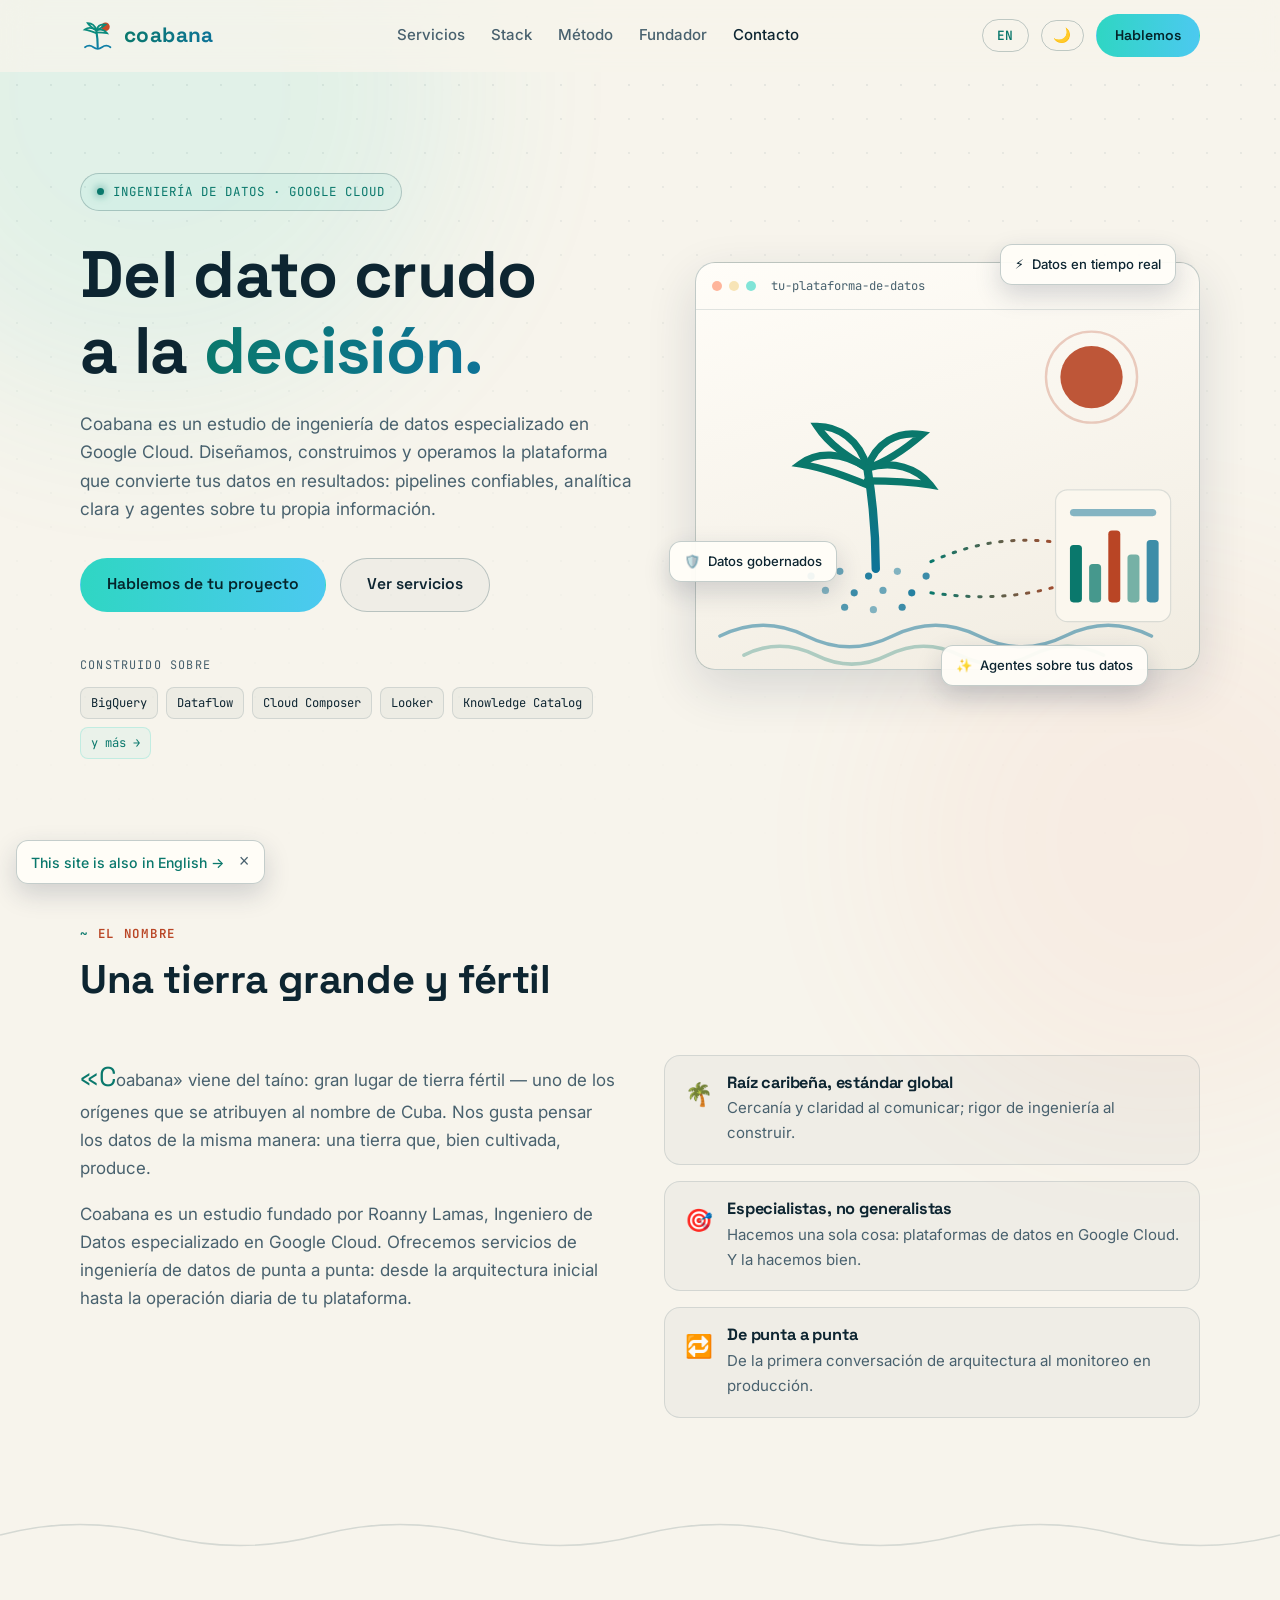
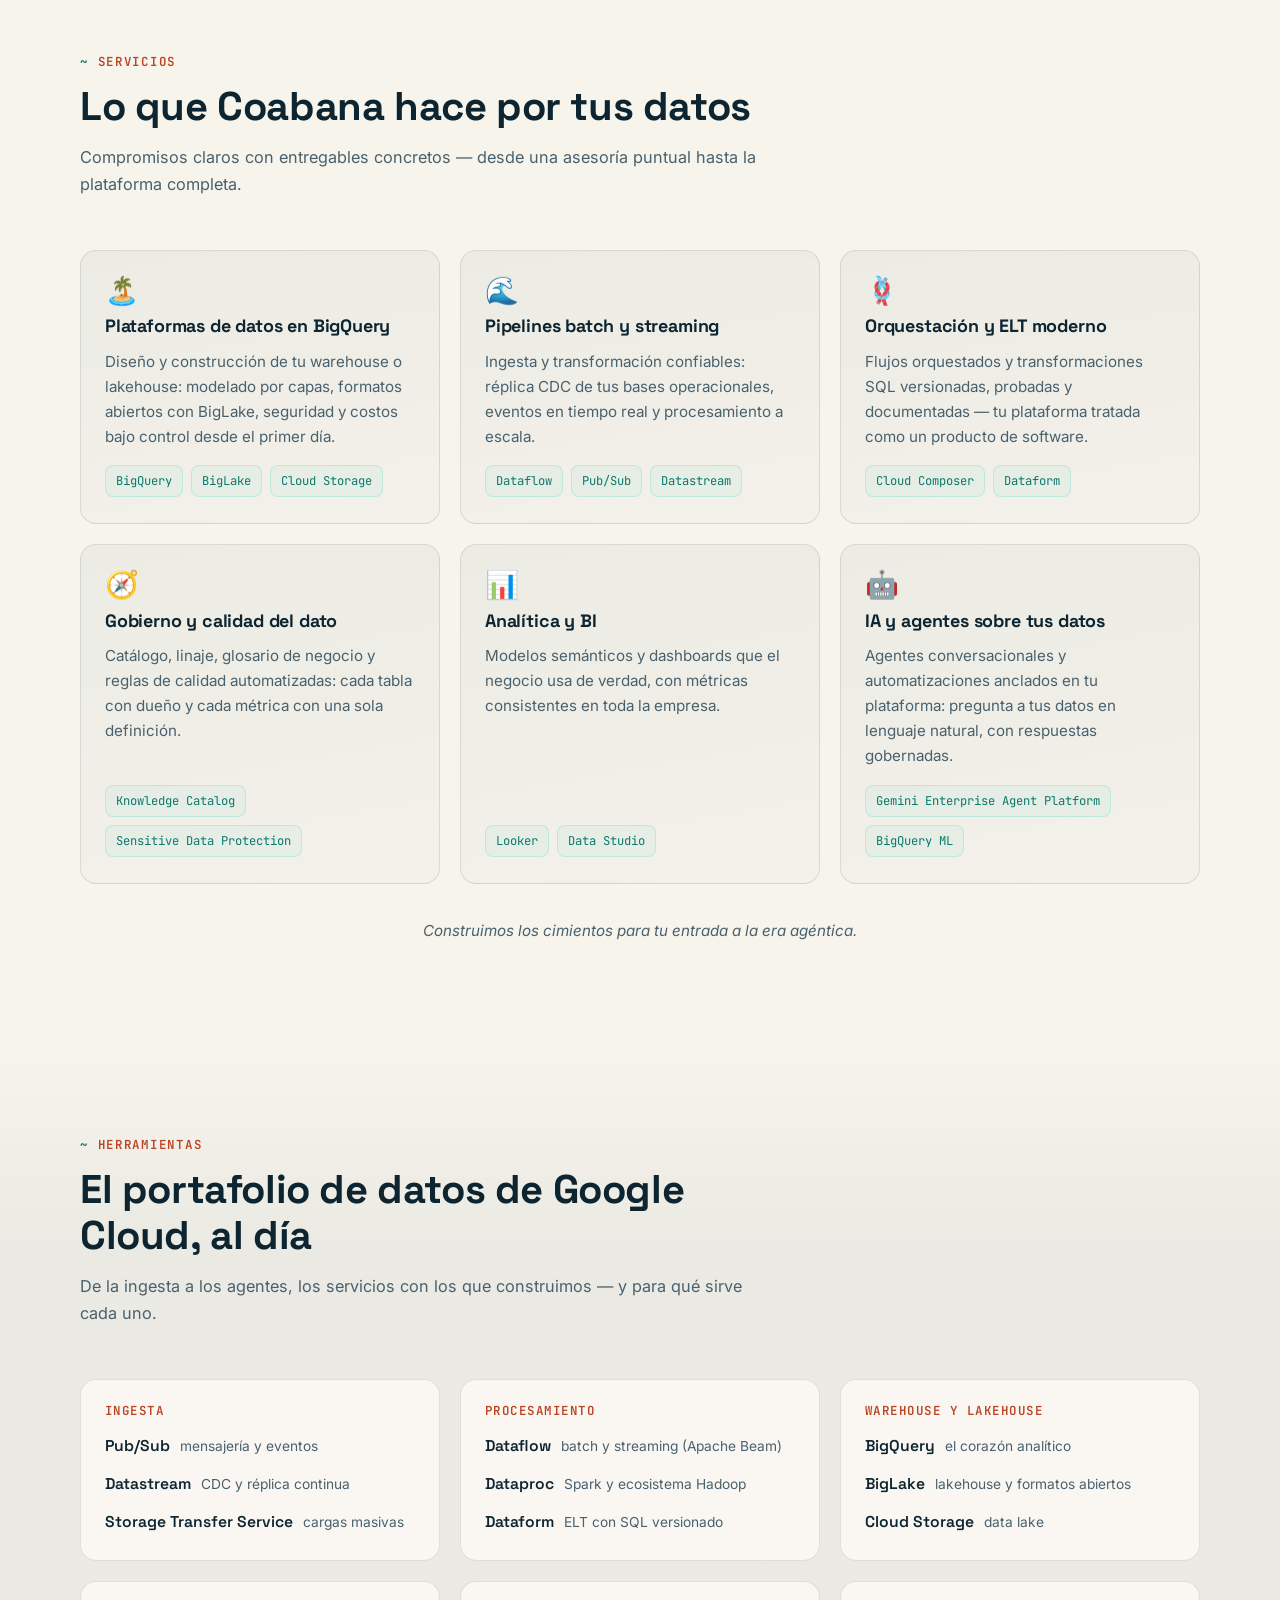
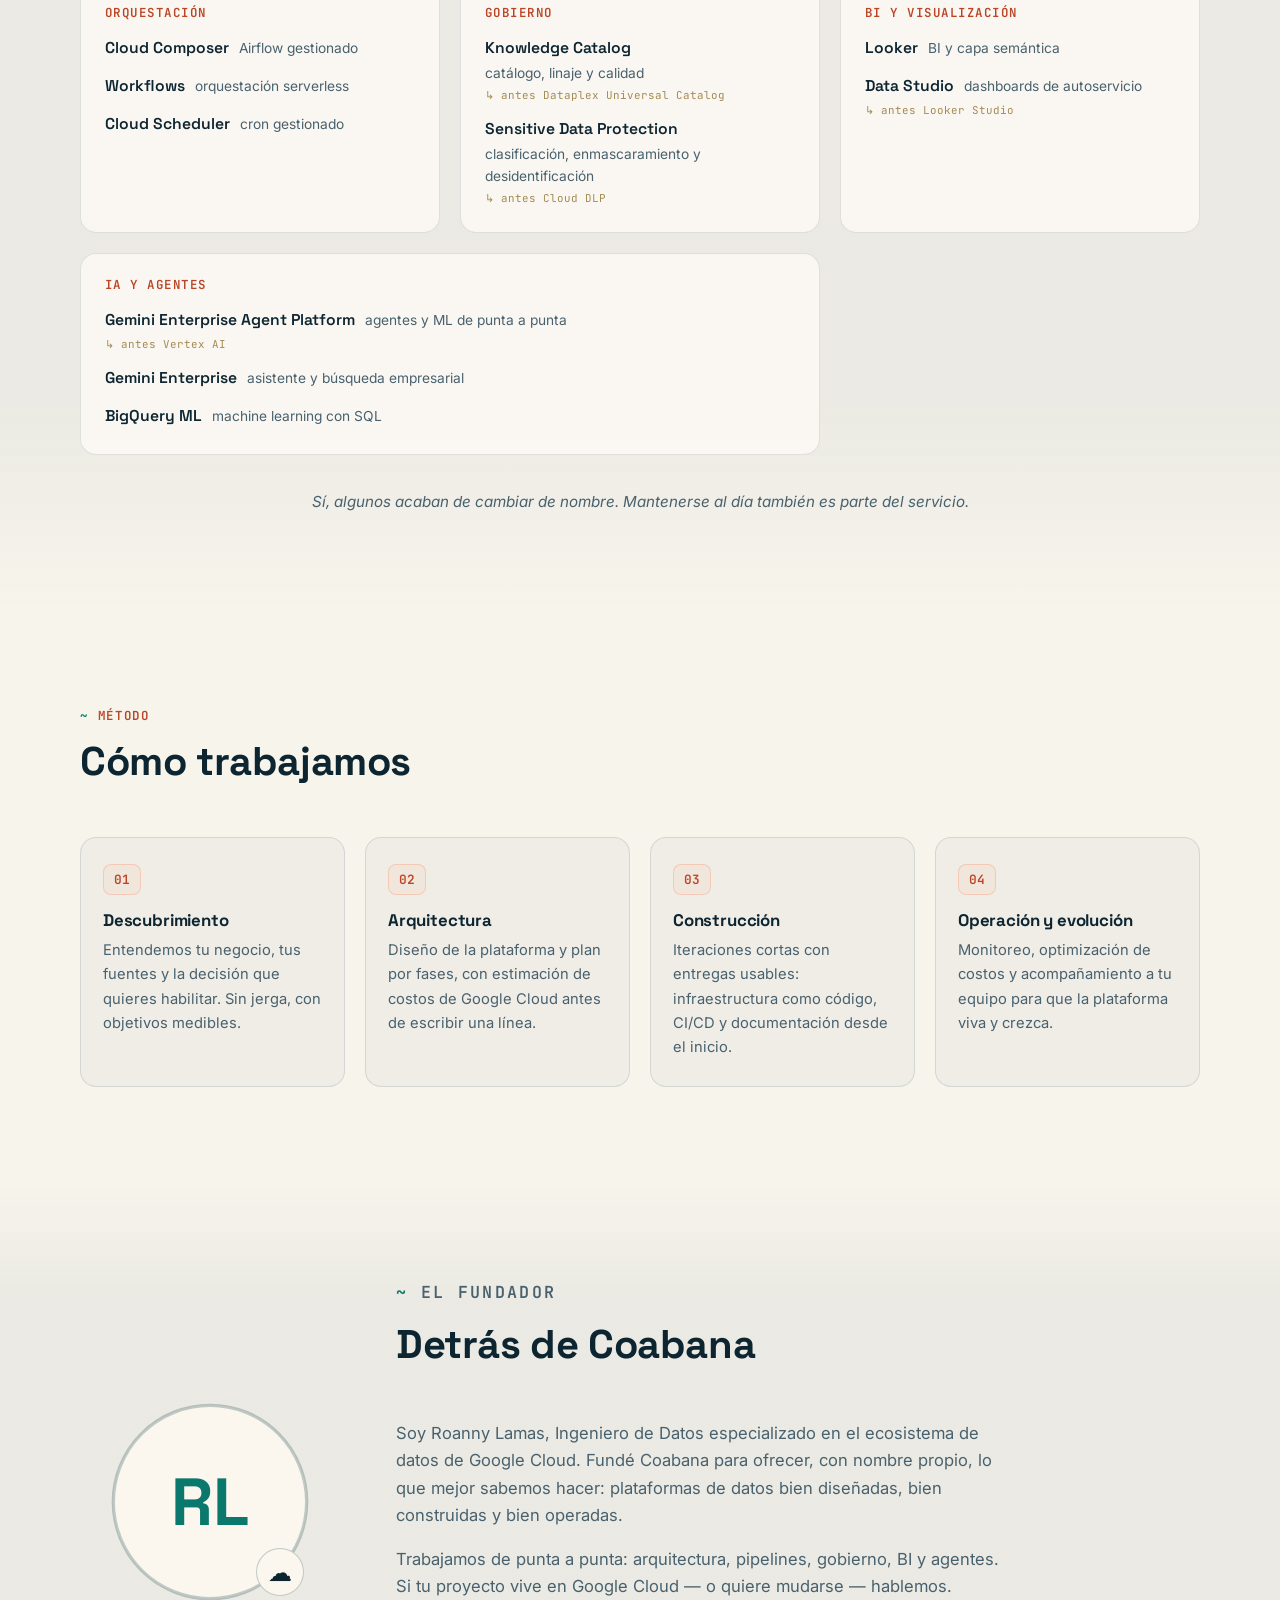
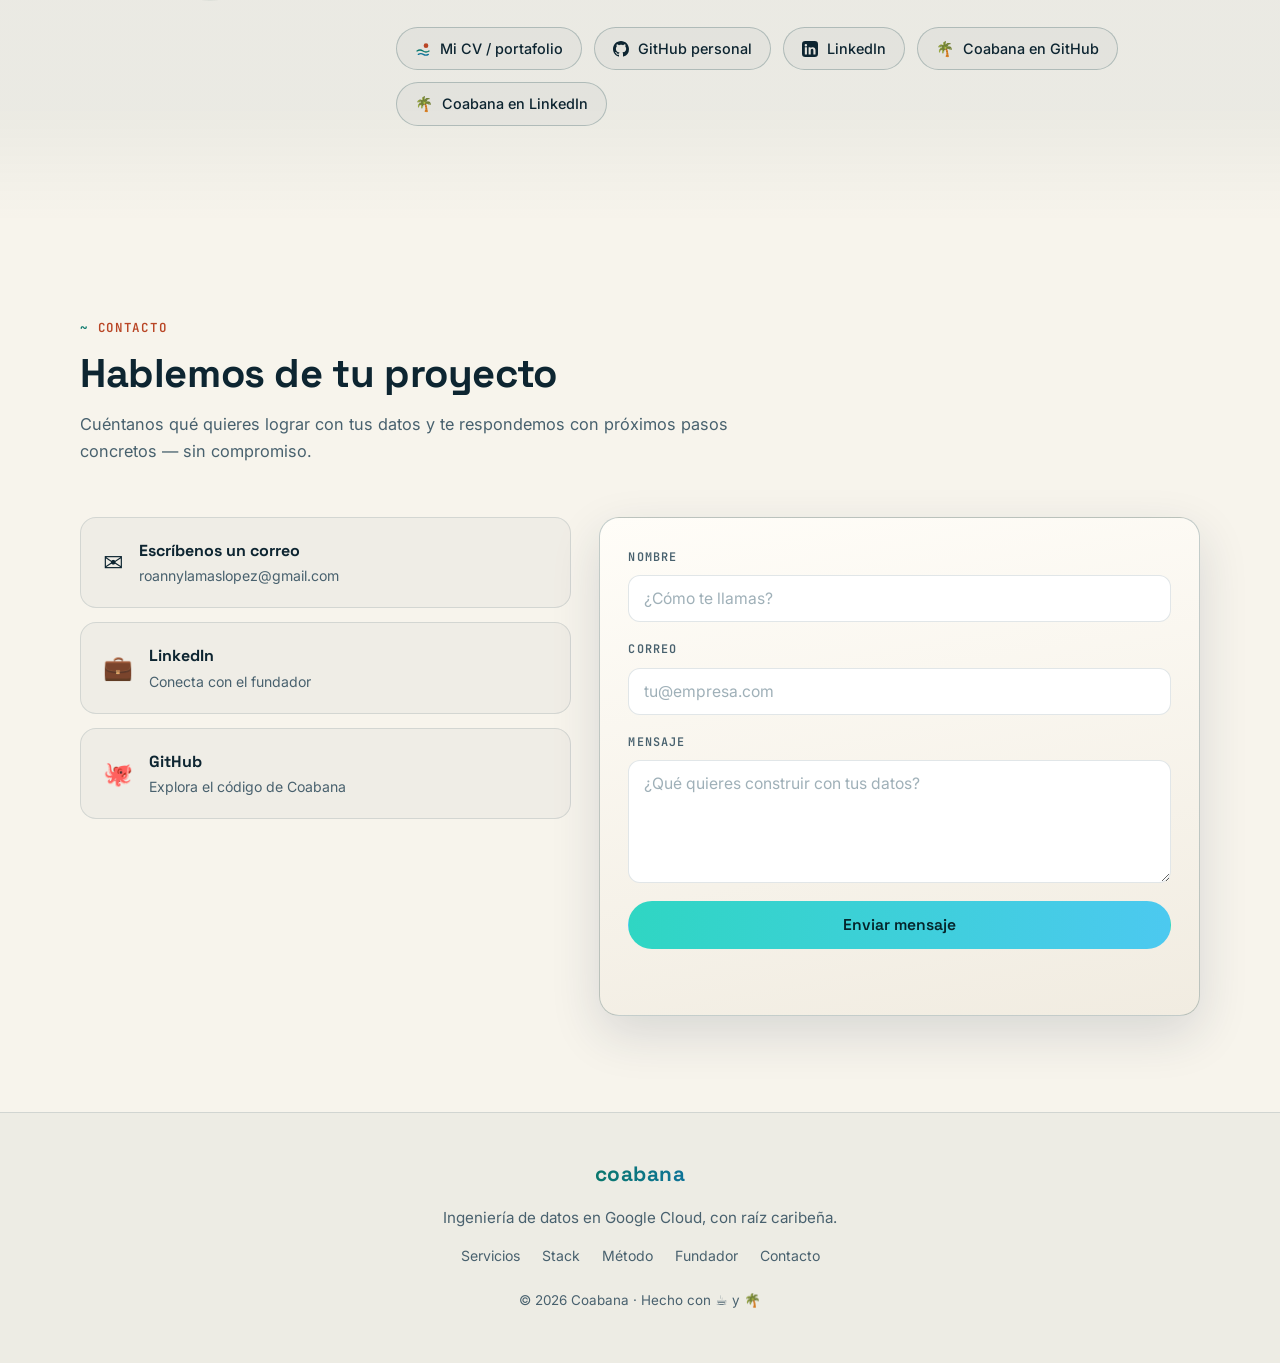
<file: index.html>
<!DOCTYPE html>
<html lang="es" id="top">
<head>
  <meta charset="UTF-8">
  <meta name="viewport" content="width=device-width, initial-scale=1.0">
  <title>Coabana — Ingeniería de Datos en Google Cloud</title>
  <meta name="description" content="Coabana diseña, construye y opera plataformas de datos en Google Cloud: BigQuery, Dataflow, Composer, Looker y agentes sobre tus datos." data-i18n-content="meta.desc">
  <meta name="theme-color" content="#07131d">
  <meta name="google-site-verification" content="7HIepAiK9BsFY3NRVw-7wOb9rEOfitxCJV_iQwWbcqk">

  <link rel="canonical" href="https://coabana.github.io/">

  <!-- Versiones por idioma: / en español y /en/ en inglés, generada por
       tools/build_en.py desde este archivo y js/i18n.js -->
  <link rel="alternate" hreflang="es" href="https://coabana.github.io/">
  <link rel="alternate" hreflang="en" href="https://coabana.github.io/en/">
  <link rel="alternate" hreflang="x-default" href="https://coabana.github.io/">

  <!-- Open Graph -->
  <meta property="og:type" content="website">
  <meta property="og:title" content="Coabana — Ingeniería de Datos en Google Cloud" data-i18n-content="meta.title">
  <meta property="og:description" content="Plataformas de datos en Google Cloud: pipelines confiables, analítica clara y agentes sobre tus propios datos." data-i18n-content="og.desc">
  <meta property="og:url" content="https://coabana.github.io/">
  <meta property="og:site_name" content="Coabana">
  <meta property="og:locale" content="es_ES">
  <meta property="og:locale:alternate" content="en_US">
  <meta property="og:image" content="https://coabana.github.io/og-image.jpg?v=7aec4b37">
  <meta property="og:image:width" content="1200">
  <meta property="og:image:height" content="630">
  <meta property="og:image:alt" content="Coabana — Ingeniería de Datos en Google Cloud" data-i18n-content="meta.title">

  <!-- Twitter -->
  <meta name="twitter:card" content="summary_large_image">
  <meta name="twitter:title" content="Coabana — Ingeniería de Datos en Google Cloud" data-i18n-content="meta.title">
  <meta name="twitter:description" content="Plataformas de datos en Google Cloud: pipelines confiables, analítica clara y agentes sobre tus propios datos." data-i18n-content="og.desc">
  <meta name="twitter:image" content="https://coabana.github.io/og-image.jpg?v=7aec4b37">
  <meta name="twitter:creator" content="@roannyll">

  <link rel="icon" type="image/svg+xml" href="assets/favicon.svg">
  <link rel="icon" type="image/png" sizes="32x32" href="assets/favicon-32.png">
  <link rel="icon" type="image/png" sizes="512x512" href="assets/mark-tile-512.png">

  <!-- Tipografía -->
  <link rel="preconnect" href="https://fonts.googleapis.com">
  <link rel="preconnect" href="https://fonts.gstatic.com" crossorigin>
  <!-- Fuentes en carga asíncrona: no bloquean el primer pintado; el texto
       sale con la fuente del sistema y cambia al llegar la de marca -->
  <link rel="preload" as="style" href="https://fonts.googleapis.com/css2?family=Space+Grotesk:wght@500;600;700&family=Inter:wght@400;500;600&family=JetBrains+Mono:wght@400;600&display=swap">
  <link href="https://fonts.googleapis.com/css2?family=Space+Grotesk:wght@500;600;700&family=Inter:wght@400;500;600&family=JetBrains+Mono:wght@400;600&display=swap" rel="stylesheet" media="print" onload="this.media='all'">
  <noscript><link href="https://fonts.googleapis.com/css2?family=Space+Grotesk:wght@500;600;700&family=Inter:wght@400;500;600&family=JetBrains+Mono:wght@400;600&display=swap" rel="stylesheet"></noscript>

  <link rel="stylesheet" href="css/style.css">

  <!-- Tema antes del primer render, para evitar parpadeos -->
  <script>
  (function(){
    var t = null;
    try {
      t = new URLSearchParams(location.search).get('theme') || localStorage.getItem('coabana-theme');
    } catch (e) { /* modo privado */ }
    if (t !== 'light' && t !== 'dark') {
      t = (window.matchMedia && window.matchMedia('(prefers-color-scheme: light)').matches) ? 'light' : 'dark';
    }
    if (t === 'light') document.documentElement.setAttribute('data-theme', 'light');
  })();
  </script>

  <!-- JSON-LD -->
  <script type="application/ld+json">
  {
    "@context": "https://schema.org",
    "@type": "ProfessionalService",
    "@id": "https://coabana.github.io/#coabana",
    "name": "Coabana",
    "description": "Estudio de ingeniería de datos especializado en Google Cloud.",
    "url": "https://coabana.github.io/",
    "logo": "https://coabana.github.io/assets/mark-tile-512.png",
    "image": "https://coabana.github.io/og-image.jpg?v=7aec4b37",
    "email": "mailto:roannylamaslopez@gmail.com",
    "sameAs": ["https://github.com/Coabana", "https://www.linkedin.com/company/coabana-data"],
    "founder": {
      "@type": "Person",
      "name": "Roanny Lamas",
      "url": "https://roanny.github.io/",
      "sameAs": ["https://www.linkedin.com/in/roannylamaslopez", "https://github.com/roanny"]
    },
    "knowsAbout": ["Data Engineering", "Google Cloud", "BigQuery", "Dataflow", "Cloud Composer", "Looker", "Knowledge Catalog", "Gemini Enterprise Agent Platform"]
  }
  </script>
</head>
<body>

  <!-- Fondo decorativo -->
  <div class="bg-decor" aria-hidden="true">
    <div class="glow glow-turquoise"></div>
    <div class="glow glow-coral"></div>
    <div class="dots"></div>
  </div>

  <!-- ══════════ NAV ══════════ -->
  <header class="nav" id="nav">
    <div class="nav-inner">
      <a class="brand" href="#top" aria-label="Coabana — inicio" data-i18n-aria-label="nav.home">
        <svg class="brand-glyph" viewBox="0 0 48 48" fill="none" aria-hidden="true">
          <g transform="translate(3 -2.075)">
            <circle cx="33" cy="13" r="6" fill="var(--glyph-coral, var(--coral))"/>
            <path d="M22 42c0-10-1-18-2-24" stroke="url(#trunkGrad)" stroke-width="3" stroke-linecap="round"/>
            <path d="M20 18C14 14 8 14 4 17c6 1 11 3 16 5" fill="none" stroke="var(--glyph-turquoise, var(--turquoise))" stroke-width="2.6" stroke-linecap="round"/>
            <path d="M20 18C18 11 13 8 8 8C11 12.6 15.6 15.4 20 18" fill="none" stroke="var(--glyph-turquoise, var(--turquoise))" stroke-width="2.6" stroke-linecap="round"/>
            <path d="M20 18C22 12 27 9 33 10C28.4 14 23.6 16.8 20 18" fill="none" stroke="var(--glyph-turquoise, var(--turquoise))" stroke-width="2.6" stroke-linecap="round"/>
            <path d="M20 18c6-2 12 0 15 4-6-1-11-1-15-1" fill="none" stroke="var(--glyph-turquoise, var(--turquoise))" stroke-width="2.6" stroke-linecap="round"/>
            <path d="M4 42c4-3 8-3 12 0s8 3 12 0 8-3 12 0" fill="none" stroke="var(--glyph-cyan, var(--cyan))" stroke-width="2.4" stroke-linecap="round"/>
          </g>
          <defs>
            <linearGradient id="trunkGrad" x1="20" y1="18" x2="22" y2="42" gradientUnits="userSpaceOnUse">
              <stop offset="0" stop-color="var(--glyph-turquoise, var(--turquoise))"/><stop offset="1" stop-color="var(--glyph-cyan, var(--cyan))"/>
            </linearGradient>
          </defs>
        </svg>
        <span class="brand-name">coabana</span>
      </a>

      <nav class="nav-links" id="navLinks" aria-label="Secciones" data-i18n-aria-label="nav.sections">
        <a href="#services" data-i18n="nav.services">Servicios</a>
        <a href="#stack" data-i18n="nav.stack">Stack</a>
        <a href="#process" data-i18n="nav.process">Método</a>
        <a href="#about" data-i18n="nav.about">Fundador</a>
        <a href="#contact" data-i18n="nav.contact">Contacto</a>
      </nav>

      <div class="nav-actions">
        <button class="lang-toggle" id="langToggle" type="button" aria-label="Switch to English">EN</button>
        <button class="theme-toggle" id="themeToggle" type="button" aria-label="Cambiar a tema claro" data-i18n-aria-label="nav.themeLight">☀️</button>
        <a class="btn btn-primary btn-small" href="#contact" data-i18n="nav.cta">Hablemos</a>
        <button class="hamburger" id="hamburger" type="button" aria-label="Abrir menú" aria-expanded="false" data-i18n-aria-label="nav.menu">
          <span></span><span></span><span></span>
        </button>
      </div>
    </div>
  </header>

  <main>

    <!-- ══════════ HERO ══════════ -->
    <section class="hero">
      <div class="container hero-grid">
        <div class="hero-copy">
          <p class="badge">
            <span class="badge-dot" aria-hidden="true"></span>
            <span data-i18n="hero.badge">Ingeniería de datos · Google Cloud</span>
          </p>
          <h1 class="hero-title">
            <span data-i18n="hero.h1a">Del dato crudo</span><br>
            <span data-i18n="hero.h1b">a la </span><span class="grad" data-i18n="hero.h1c">decisión.</span>
          </h1>
          <p class="hero-sub" data-i18n="hero.sub">
            Coabana es un estudio de ingeniería de datos especializado en Google Cloud.
            Diseñamos, construimos y operamos la plataforma que convierte tus datos en resultados:
            pipelines confiables, analítica clara y agentes sobre tu propia información.
          </p>
          <div class="hero-ctas">
            <a class="btn btn-primary" href="#contact" data-i18n="hero.cta1">Hablemos de tu proyecto</a>
            <a class="btn btn-ghost" href="#services" data-i18n="hero.cta2">Ver servicios</a>
          </div>
          <div class="hero-strip">
            <span class="strip-label" data-i18n="hero.strip">Construido sobre</span>
            <ul class="chips">
              <li class="chip">BigQuery</li>
              <li class="chip">Dataflow</li>
              <li class="chip">Cloud Composer</li>
              <li class="chip">Looker</li>
              <li class="chip">Knowledge Catalog</li>
              <li class="chip chip-accent"><a href="#stack" data-i18n="hero.stripMore">y más →</a></li>
            </ul>
          </div>
        </div>

        <!-- Escena visual: isla de datos -->
        <div class="hero-visual" aria-hidden="true">
          <div class="island-card">
            <div class="island-card-head">
              <span class="win-dot"></span><span class="win-dot"></span><span class="win-dot"></span>
              <span class="island-card-title" data-i18n="hero.card">tu-plataforma-de-datos</span>
            </div>
            <svg class="island-svg" viewBox="0 0 420 300" fill="none">
              <!-- sol -->
              <circle cx="330" cy="56" r="26" fill="var(--coral)" opacity="0.9"/>
              <circle cx="330" cy="56" r="38" stroke="var(--coral)" stroke-opacity="0.25" stroke-width="2"/>
              <!-- palma: los trazados del glifo (.brand-glyph) a ×3.5, con peso de ilustración -->
              <g transform="translate(73 69) scale(3.5)" fill="none" stroke-linecap="round">
                <path d="M22 42c0-10-1-18-2-24" stroke="url(#heroPalmTrunk)" stroke-width="2"/>
                <path d="M20 18C14 14 8 14 4 17c6 1 11 3 16 5" stroke="var(--turquoise)" stroke-width="1.714"/>
                <path d="M20 18C18 11 13 8 8 8C11 12.6 15.6 15.4 20 18" stroke="var(--turquoise)" stroke-width="1.714"/>
                <path d="M20 18C22 12 27 9 33 10C28.4 14 23.6 16.8 20 18" stroke="var(--turquoise)" stroke-width="1.714"/>
                <path d="M20 18c6-2 12 0 15 4-6-1-11-1-15-1" stroke="var(--turquoise)" stroke-width="1.714"/>
              </g>
              <!-- isla de datos: rejilla de puntos -->
              <g fill="var(--cyan)">
                <circle cx="96" cy="222" r="3" opacity=".9"/><circle cx="120" cy="218" r="3" opacity=".6"/>
                <circle cx="144" cy="222" r="3" opacity=".9"/><circle cx="168" cy="218" r="3" opacity=".5"/>
                <circle cx="192" cy="222" r="3" opacity=".8"/><circle cx="108" cy="234" r="3" opacity=".5"/>
                <circle cx="132" cy="236" r="3" opacity=".8"/><circle cx="156" cy="234" r="3" opacity=".6"/>
                <circle cx="180" cy="236" r="3" opacity=".9"/><circle cx="124" cy="248" r="3" opacity=".7"/>
                <circle cx="148" cy="250" r="3" opacity=".5"/><circle cx="172" cy="248" r="3" opacity=".8"/>
              </g>
              <!-- flujo de datos hacia el panel -->
              <path d="M196 210c40-18 76-22 118-14" stroke="url(#flowGrad)" stroke-width="2.5" stroke-dasharray="2 8" stroke-linecap="round" class="flow-line"/>
              <path d="M196 236c44 6 80 4 120-10" stroke="url(#flowGrad)" stroke-width="2.5" stroke-dasharray="2 8" stroke-linecap="round" class="flow-line flow-line-2"/>
              <!-- mini dashboard -->
              <g>
                <rect x="300" y="150" width="96" height="110" rx="10" fill="var(--panel-2)" stroke="var(--line)"/>
                <rect x="312" y="166" width="72" height="6" rx="3" fill="var(--cyan)" opacity=".5"/>
                <rect x="312" y="196" width="10" height="48" rx="3" fill="var(--turquoise)"/>
                <rect x="328" y="212" width="10" height="32" rx="3" fill="var(--turquoise)" opacity=".75"/>
                <rect x="344" y="184" width="10" height="60" rx="3" fill="var(--coral)"/>
                <rect x="360" y="204" width="10" height="40" rx="3" fill="var(--turquoise)" opacity=".55"/>
                <rect x="376" y="192" width="10" height="52" rx="3" fill="var(--cyan)" opacity=".8"/>
              </g>
              <!-- olas -->
              <path d="M20 272c24-12 48-12 72 0s48 12 72 0 48-12 72 0 48 12 72 0 48-12 72 0" stroke="var(--cyan)" stroke-opacity=".5" stroke-width="3" stroke-linecap="round" fill="none"/>
              <path d="M40 288c20-10 40-10 60 0s40 10 60 0 40-10 60 0 40 10 60 0 40-10 60 0" stroke="var(--turquoise)" stroke-opacity=".3" stroke-width="3" stroke-linecap="round" fill="none"/>
              <defs>
                <linearGradient id="heroPalmTrunk" x1="20" y1="18" x2="22" y2="42" gradientUnits="userSpaceOnUse">
                  <stop offset="0" stop-color="var(--turquoise)"/><stop offset="1" stop-color="var(--cyan)"/>
                </linearGradient>
                <linearGradient id="flowGrad" x1="196" y1="210" x2="316" y2="210" gradientUnits="userSpaceOnUse">
                  <stop offset="0" stop-color="var(--turquoise)"/><stop offset="1" stop-color="var(--coral)"/>
                </linearGradient>
              </defs>
            </svg>
          </div>
          <div class="float-chip chip-a"><span class="chip-icon">⚡</span><span data-i18n="hero.chip1">Datos en tiempo real</span></div>
          <div class="float-chip chip-b"><span class="chip-icon">🛡️</span><span data-i18n="hero.chip2">Datos gobernados</span></div>
          <div class="float-chip chip-c"><span class="chip-icon">✨</span><span data-i18n="hero.chip3">Agentes sobre tus datos</span></div>
        </div>
      </div>
    </section>

    <!-- ══════════ LA MARCA ══════════ -->
    <section class="section" id="brand">
      <div class="container">
        <div class="section-head reveal">
          <p class="kicker" data-i18n="brand.kicker">El nombre</p>
          <h2 data-i18n="brand.title">Una tierra grande y fértil</h2>
        </div>
        <div class="brand-grid">
          <div class="brand-story reveal">
            <p data-i18n="brand.p1">
              «Coabana» viene del taíno: gran lugar de tierra fértil — uno de los orígenes que se
              atribuyen al nombre de Cuba. Nos gusta pensar los datos de la misma manera: una tierra
              que, bien cultivada, produce.
            </p>
            <p data-i18n="brand.p2">
              Coabana es un estudio fundado por Roanny Lamas, Ingeniero de Datos especializado en Google Cloud.
              Ofrecemos servicios de ingeniería de datos de punta a punta: desde la arquitectura inicial
              hasta la operación diaria de tu plataforma.
            </p>
          </div>
          <div class="brand-pillars">
            <div class="pillar reveal">
              <span class="pillar-icon" aria-hidden="true">🌴</span>
              <h3 data-i18n="brand.b1t">Raíz caribeña, estándar global</h3>
              <p data-i18n="brand.b1d">Cercanía y claridad al comunicar; rigor de ingeniería al construir.</p>
            </div>
            <div class="pillar reveal">
              <span class="pillar-icon" aria-hidden="true">🎯</span>
              <h3 data-i18n="brand.b2t">Especialistas, no generalistas</h3>
              <p data-i18n="brand.b2d">Hacemos una sola cosa: plataformas de datos en Google Cloud. Y la hacemos bien.</p>
            </div>
            <div class="pillar reveal">
              <span class="pillar-icon" aria-hidden="true">🔁</span>
              <h3 data-i18n="brand.b3t">De punta a punta</h3>
              <p data-i18n="brand.b3d">De la primera conversación de arquitectura al monitoreo en producción.</p>
            </div>
          </div>
        </div>
      </div>
    </section>

    <div class="wave-divider" aria-hidden="true">
      <svg viewBox="0 0 1440 60" preserveAspectRatio="none" fill="none">
        <path d="M0 30c60-20 120-20 180 0s120 20 180 0 120-20 180 0 120 20 180 0 120-20 180 0 120 20 180 0 120-20 180 0 120 20 180 0" stroke="var(--line-strong)" stroke-width="2"/>
      </svg>
    </div>

    <!-- ══════════ SERVICIOS ══════════ -->
    <section class="section" id="services">
      <div class="container">
        <div class="section-head reveal">
          <p class="kicker" data-i18n="services.kicker">Servicios</p>
          <h2 data-i18n="services.title">Lo que Coabana hace por tus datos</h2>
          <p class="section-sub" data-i18n="services.sub">
            Compromisos claros con entregables concretos — desde una asesoría puntual hasta la plataforma completa.
          </p>
        </div>

        <div class="cards-grid">
          <article class="card reveal">
            <span class="card-icon" aria-hidden="true">🏝️</span>
            <h3 data-i18n="services.s1t">Plataformas de datos en BigQuery</h3>
            <p data-i18n="services.s1d">Diseño y construcción de tu warehouse o lakehouse: modelado por capas, formatos abiertos con BigLake, seguridad y costos bajo control desde el primer día.</p>
            <ul class="chips card-chips"><li class="chip chip-accent">BigQuery</li><li class="chip chip-accent">BigLake</li><li class="chip chip-accent">Cloud Storage</li></ul>
          </article>

          <article class="card reveal">
            <span class="card-icon" aria-hidden="true">🌊</span>
            <h3 data-i18n="services.s2t">Pipelines batch y streaming</h3>
            <p data-i18n="services.s2d">Ingesta y transformación confiables: réplica CDC de tus bases operacionales, eventos en tiempo real y procesamiento a escala.</p>
            <ul class="chips card-chips"><li class="chip chip-accent">Dataflow</li><li class="chip chip-accent">Pub/Sub</li><li class="chip chip-accent">Datastream</li></ul>
          </article>

          <article class="card reveal">
            <span class="card-icon" aria-hidden="true">🪢</span>
            <h3 data-i18n="services.s3t">Orquestación y ELT moderno</h3>
            <p data-i18n="services.s3d">Flujos orquestados y transformaciones SQL versionadas, probadas y documentadas — tu plataforma tratada como un producto de software.</p>
            <ul class="chips card-chips"><li class="chip chip-accent">Cloud Composer</li><li class="chip chip-accent">Dataform</li></ul>
          </article>

          <article class="card reveal">
            <span class="card-icon" aria-hidden="true">🧭</span>
            <h3 data-i18n="services.s4t">Gobierno y calidad del dato</h3>
            <p data-i18n="services.s4d">Catálogo, linaje, glosario de negocio y reglas de calidad automatizadas: cada tabla con dueño y cada métrica con una sola definición.</p>
            <ul class="chips card-chips"><li class="chip chip-accent">Knowledge Catalog</li><li class="chip chip-accent">Sensitive Data Protection</li></ul>
          </article>

          <article class="card reveal">
            <span class="card-icon" aria-hidden="true">📊</span>
            <h3 data-i18n="services.s5t">Analítica y BI</h3>
            <p data-i18n="services.s5d">Modelos semánticos y dashboards que el negocio usa de verdad, con métricas consistentes en toda la empresa.</p>
            <ul class="chips card-chips"><li class="chip chip-accent">Looker</li><li class="chip chip-accent">Data Studio</li></ul>
          </article>

          <article class="card reveal">
            <span class="card-icon" aria-hidden="true">🤖</span>
            <h3 data-i18n="services.s6t">IA y agentes sobre tus datos</h3>
            <p data-i18n="services.s6d">Agentes conversacionales y automatizaciones anclados en tu plataforma: pregunta a tus datos en lenguaje natural, con respuestas gobernadas.</p>
            <ul class="chips card-chips"><li class="chip chip-accent">Gemini Enterprise Agent Platform</li><li class="chip chip-accent">BigQuery ML</li></ul>
          </article>
        </div>

        <p class="stack-note reveal" data-i18n="services.note">
          Construimos los cimientos para tu entrada a la era agéntica.
        </p>
      </div>
    </section>

    <!-- ══════════ STACK ══════════ -->
    <section class="section section-alt" id="stack">
      <div class="container">
        <div class="section-head reveal">
          <p class="kicker" data-i18n="stack.kicker">Herramientas</p>
          <h2 data-i18n="stack.title">El portafolio de datos de Google Cloud, al día</h2>
          <p class="section-sub" data-i18n="stack.sub">
            De la ingesta a los agentes, los servicios con los que construimos — y para qué sirve cada uno.
          </p>
        </div>

        <div class="stack-grid">
          <div class="stack-group reveal">
            <h3 data-i18n="stack.g1">Ingesta</h3>
            <ul>
              <li><strong>Pub/Sub</strong><span data-i18n="stack.g1a">mensajería y eventos</span></li>
              <li><strong>Datastream</strong><span data-i18n="stack.g1b">CDC y réplica continua</span></li>
              <li><strong>Storage Transfer Service</strong><span data-i18n="stack.g1c">cargas masivas</span></li>
            </ul>
          </div>
          <div class="stack-group reveal">
            <h3 data-i18n="stack.g2">Procesamiento</h3>
            <ul>
              <li><strong>Dataflow</strong><span data-i18n="stack.g2a">batch y streaming (Apache Beam)</span></li>
              <li><strong>Dataproc</strong><span data-i18n="stack.g2b">Spark y ecosistema Hadoop</span></li>
              <li><strong>Dataform</strong><span data-i18n="stack.g2c">ELT con SQL versionado</span></li>
            </ul>
          </div>
          <div class="stack-group reveal">
            <h3 data-i18n="stack.g3">Warehouse y lakehouse</h3>
            <ul>
              <li><strong>BigQuery</strong><span data-i18n="stack.g3a">el corazón analítico</span></li>
              <li><strong>BigLake</strong><span data-i18n="stack.g3b">lakehouse y formatos abiertos</span></li>
              <li><strong>Cloud Storage</strong><span data-i18n="stack.g3c">data lake</span></li>
            </ul>
          </div>
          <div class="stack-group reveal">
            <h3 data-i18n="stack.g4">Orquestación</h3>
            <ul>
              <li><strong>Cloud Composer</strong><span data-i18n="stack.g4a">Airflow gestionado</span></li>
              <li><strong>Workflows</strong><span data-i18n="stack.g4b">orquestación serverless</span></li>
              <li><strong>Cloud Scheduler</strong><span data-i18n="stack.g4c">cron gestionado</span></li>
            </ul>
          </div>
          <div class="stack-group reveal">
            <h3 data-i18n="stack.g5">Gobierno</h3>
            <ul>
              <li>
                <strong>Knowledge Catalog</strong><span data-i18n="stack.g5a">catálogo, linaje y calidad</span>
                <em class="was" data-i18n="stack.g5was">antes Dataplex Universal Catalog</em>
              </li>
              <li>
                <strong>Sensitive Data Protection</strong><span data-i18n="stack.g5b">clasificación, enmascaramiento y desidentificación</span>
                <em class="was" data-i18n="stack.g5bwas">antes Cloud DLP</em>
              </li>
            </ul>
          </div>
          <div class="stack-group reveal">
            <h3 data-i18n="stack.g6">BI y visualización</h3>
            <ul>
              <li><strong>Looker</strong><span data-i18n="stack.g6a">BI y capa semántica</span></li>
              <li>
                <strong>Data Studio</strong><span data-i18n="stack.g6b">dashboards de autoservicio</span>
                <em class="was" data-i18n="stack.g6bwas">antes Looker Studio</em>
              </li>
            </ul>
          </div>
          <div class="stack-group stack-group-wide reveal">
            <h3 data-i18n="stack.g7">IA y agentes</h3>
            <ul>
              <li>
                <strong>Gemini Enterprise Agent Platform</strong><span data-i18n="stack.g7a">agentes y ML de punta a punta</span>
                <em class="was" data-i18n="stack.g7was">antes Vertex AI</em>
              </li>
              <li><strong>Gemini Enterprise</strong><span data-i18n="stack.g7b">asistente y búsqueda empresarial</span></li>
              <li><strong>BigQuery ML</strong><span data-i18n="stack.g7c">machine learning con SQL</span></li>
            </ul>
          </div>
        </div>

        <p class="stack-note reveal" data-i18n="stack.note">
          Sí, algunos acaban de cambiar de nombre. Mantenerse al día también es parte del servicio.
        </p>
      </div>
    </section>

    <!-- ══════════ MÉTODO ══════════ -->
    <section class="section" id="process">
      <div class="container">
        <div class="section-head reveal">
          <p class="kicker" data-i18n="process.kicker">Método</p>
          <h2 data-i18n="process.title">Cómo trabajamos</h2>
        </div>
        <ol class="steps">
          <li class="step reveal">
            <span class="step-num">01</span>
            <h3 data-i18n="process.p1t">Descubrimiento</h3>
            <p data-i18n="process.p1d">Entendemos tu negocio, tus fuentes y la decisión que quieres habilitar. Sin jerga, con objetivos medibles.</p>
          </li>
          <li class="step reveal">
            <span class="step-num">02</span>
            <h3 data-i18n="process.p2t">Arquitectura</h3>
            <p data-i18n="process.p2d">Diseño de la plataforma y plan por fases, con estimación de costos de Google Cloud antes de escribir una línea.</p>
          </li>
          <li class="step reveal">
            <span class="step-num">03</span>
            <h3 data-i18n="process.p3t">Construcción</h3>
            <p data-i18n="process.p3d">Iteraciones cortas con entregas usables: infraestructura como código, CI/CD y documentación desde el inicio.</p>
          </li>
          <li class="step reveal">
            <span class="step-num">04</span>
            <h3 data-i18n="process.p4t">Operación y evolución</h3>
            <p data-i18n="process.p4d">Monitoreo, optimización de costos y acompañamiento a tu equipo para que la plataforma viva y crezca.</p>
          </li>
        </ol>
      </div>
    </section>

    <!-- ══════════ FUNDADOR ══════════ -->
    <section class="section section-alt" id="about">
      <div class="container founder-grid">
        <div class="founder-visual reveal" aria-hidden="true">
          <div class="avatar">
            <svg viewBox="0 0 120 120" fill="none">
              <circle cx="60" cy="60" r="58" fill="var(--panel-2)" stroke="var(--line-strong)" stroke-width="2"/>
              <text x="60" y="74" text-anchor="middle" font-family="Space Grotesk, sans-serif" font-size="40" font-weight="700" fill="var(--turquoise)">RL</text>
            </svg>
            <span class="avatar-badge">☁️</span>
          </div>
        </div>
        <div class="founder-copy">
          <div class="section-head reveal">
            <p class="kicker" data-i18n="about.kicker">El fundador</p>
            <h2 data-i18n="about.title">Detrás de Coabana</h2>
          </div>
          <p class="reveal" data-i18n="about.p1">
            Soy Roanny Lamas, Ingeniero de Datos especializado en el ecosistema de datos de Google Cloud.
            Fundé Coabana para ofrecer, con nombre propio, lo que mejor sabemos hacer: plataformas de datos
            bien diseñadas, bien construidas y bien operadas.
          </p>
          <p class="reveal" data-i18n="about.p2">
            Trabajamos de punta a punta: arquitectura, pipelines, gobierno, BI y agentes.
            Si tu proyecto vive en Google Cloud — o quiere mudarse — hablemos.
          </p>
          <div class="founder-links reveal">
            <a class="pill-link" href="https://roanny.github.io/" target="_blank" rel="noopener">
              <svg viewBox="0 0 48 48" width="16" height="16" fill="none" aria-hidden="true">
                <circle cx="33" cy="14" r="7" fill="var(--coral)"/>
                <path d="M6 30c6-4 12-4 18 0s12 4 18 0" stroke="var(--turquoise)" stroke-width="4" fill="none" stroke-linecap="round"/>
                <path d="M10 40c5-3 10-3 15 0s10 3 15 0" stroke="var(--cyan)" stroke-width="4" fill="none" stroke-linecap="round"/>
              </svg>
              <span data-i18n="about.link4">Mi CV / portafolio</span>
            </a>
            <a class="pill-link" href="https://github.com/roanny" target="_blank" rel="noopener">
              <svg viewBox="0 0 16 16" width="16" height="16" fill="currentColor" aria-hidden="true"><path d="M8 0C3.58 0 0 3.58 0 8c0 3.54 2.29 6.53 5.47 7.59.4.07.55-.17.55-.38 0-.19-.01-.82-.01-1.49-2.01.37-2.53-.49-2.69-.94-.09-.23-.48-.94-.82-1.13-.28-.15-.68-.52-.01-.53.63-.01 1.08.58 1.23.82.72 1.21 1.87.87 2.33.66.07-.52.28-.87.51-1.07-1.78-.2-3.64-.89-3.64-3.95 0-.87.31-1.59.82-2.15-.08-.2-.36-1.02.08-2.12 0 0 .67-.21 2.2.82.64-.18 1.32-.27 2-.27s1.36.09 2 .27c1.53-1.04 2.2-.82 2.2-.82.44 1.1.16 1.92.08 2.12.51.56.82 1.27.82 2.15 0 3.07-1.87 3.75-3.65 3.95.29.25.54.73.54 1.48 0 1.07-.01 1.93-.01 2.2 0 .21.15.46.55.38A8.01 8.01 0 0 0 16 8c0-4.42-3.58-8-8-8Z"/></svg>
              <span data-i18n="about.link1">GitHub personal</span>
            </a>
            <a class="pill-link" href="https://www.linkedin.com/in/roannylamaslopez" target="_blank" rel="noopener">
              <svg viewBox="0 0 16 16" width="16" height="16" fill="currentColor" aria-hidden="true"><path d="M12.68 0H3.32A3.32 3.32 0 0 0 0 3.32v9.36A3.32 3.32 0 0 0 3.32 16h9.36A3.32 3.32 0 0 0 16 12.68V3.32A3.32 3.32 0 0 0 12.68 0ZM4.94 13.5H2.83V6.34h2.11v7.16ZM3.88 5.43a1.23 1.23 0 1 1 0-2.46 1.23 1.23 0 0 1 0 2.46Zm9.62 8.07h-2.11V9.77c0-.89-.02-2.03-1.24-2.03-1.24 0-1.43.97-1.43 1.97v3.79H6.61V6.34h2.02v.98h.03c.28-.53.97-1.1 2-1.1 2.14 0 2.84 1.41 2.84 3.24v4.04Z"/></svg>
              <span>LinkedIn</span>
            </a>
            <a class="pill-link" href="https://github.com/Coabana" target="_blank" rel="noopener">
              <span aria-hidden="true">🌴</span>
              <span data-i18n="about.link3">Coabana en GitHub</span>
            </a>
            <a class="pill-link" href="https://www.linkedin.com/company/coabana-data" target="_blank" rel="noopener">
              <span aria-hidden="true">🌴</span>
              <span data-i18n="about.link5">Coabana en LinkedIn</span>
            </a>
          </div>
        </div>
      </div>
    </section>

    <!-- ══════════ CONTACTO ══════════ -->
    <section class="section" id="contact">
      <div class="container">
        <div class="section-head reveal">
          <p class="kicker" data-i18n="contact.kicker">Contacto</p>
          <h2 data-i18n="contact.title">Hablemos de tu proyecto</h2>
          <p class="section-sub" data-i18n="contact.sub">
            Cuéntanos qué quieres lograr con tus datos y te respondemos con próximos pasos concretos — sin compromiso.
          </p>
        </div>

        <div class="contact-grid">
          <div class="contact-channels reveal">
            <a class="channel" href="mailto:roannylamaslopez@gmail.com">
              <span class="channel-icon" aria-hidden="true">✉️</span>
              <span class="channel-body">
                <strong data-i18n="contact.emailT">Escríbenos un correo</strong>
                <span>roannylamaslopez@gmail.com</span>
              </span>
            </a>
            <a class="channel" href="https://www.linkedin.com/in/roannylamaslopez" target="_blank" rel="noopener">
              <span class="channel-icon" aria-hidden="true">💼</span>
              <span class="channel-body">
                <strong>LinkedIn</strong>
                <span data-i18n="contact.liD">Conecta con el fundador</span>
              </span>
            </a>
            <a class="channel" href="https://github.com/Coabana" target="_blank" rel="noopener">
              <span class="channel-icon" aria-hidden="true">🐙</span>
              <span class="channel-body">
                <strong>GitHub</strong>
                <span data-i18n="contact.ghD">Explora el código de Coabana</span>
              </span>
            </a>
          </div>

          <form class="contact-form reveal" id="contactForm" novalidate>
            <div class="form-row">
              <label for="fName" data-i18n="form.name">Nombre</label>
              <input id="fName" name="name" type="text" required autocomplete="name" data-i18n-placeholder="form.namePh" placeholder="¿Cómo te llamas?">
            </div>
            <div class="form-row">
              <label for="fEmail" data-i18n="form.email">Correo</label>
              <input id="fEmail" name="email" type="email" required autocomplete="email" data-i18n-placeholder="form.emailPh" placeholder="tu@empresa.com">
            </div>
            <div class="form-row">
              <label for="fMsg" data-i18n="form.msg">Mensaje</label>
              <textarea id="fMsg" name="message" rows="5" required data-i18n-placeholder="form.msgPh" placeholder="¿Qué quieres construir con tus datos?"></textarea>
            </div>
            <!-- honeypot anti-spam -->
            <input type="text" name="_gotcha" tabindex="-1" autocomplete="off" class="hp" aria-hidden="true">
            <button class="btn btn-primary btn-block" type="submit" data-i18n="form.send">Enviar mensaje</button>
            <p class="form-status" id="formStatus" role="status" aria-live="polite"></p>
          </form>
        </div>
      </div>
    </section>
  </main>

  <!-- ══════════ FOOTER ══════════ -->
  <footer class="footer">
    <div class="container footer-inner">
      <a class="brand" href="#top" aria-label="Coabana — inicio" data-i18n-aria-label="nav.home">
        <span class="brand-name">coabana</span>
      </a>
      <p class="footer-tag" data-i18n="footer.tag">Ingeniería de datos en Google Cloud, con raíz caribeña.</p>
      <nav class="footer-links" aria-label="Secciones (pie)" data-i18n-aria-label="footer.sections">
        <a href="#services" data-i18n="nav.services">Servicios</a>
        <a href="#stack" data-i18n="nav.stack">Stack</a>
        <a href="#process" data-i18n="nav.process">Método</a>
        <a href="#about" data-i18n="nav.about">Fundador</a>
        <a href="#contact" data-i18n="nav.contact">Contacto</a>
      </nav>
      <p class="footer-copy">© <span id="year">2026</span> Coabana · <span data-i18n="footer.made">Hecho con ☕ y 🌴</span></p>
    </div>
  </footer>

  <script src="js/i18n.js"></script>
  <script src="js/main.js"></script>
</body>
</html>
</file>
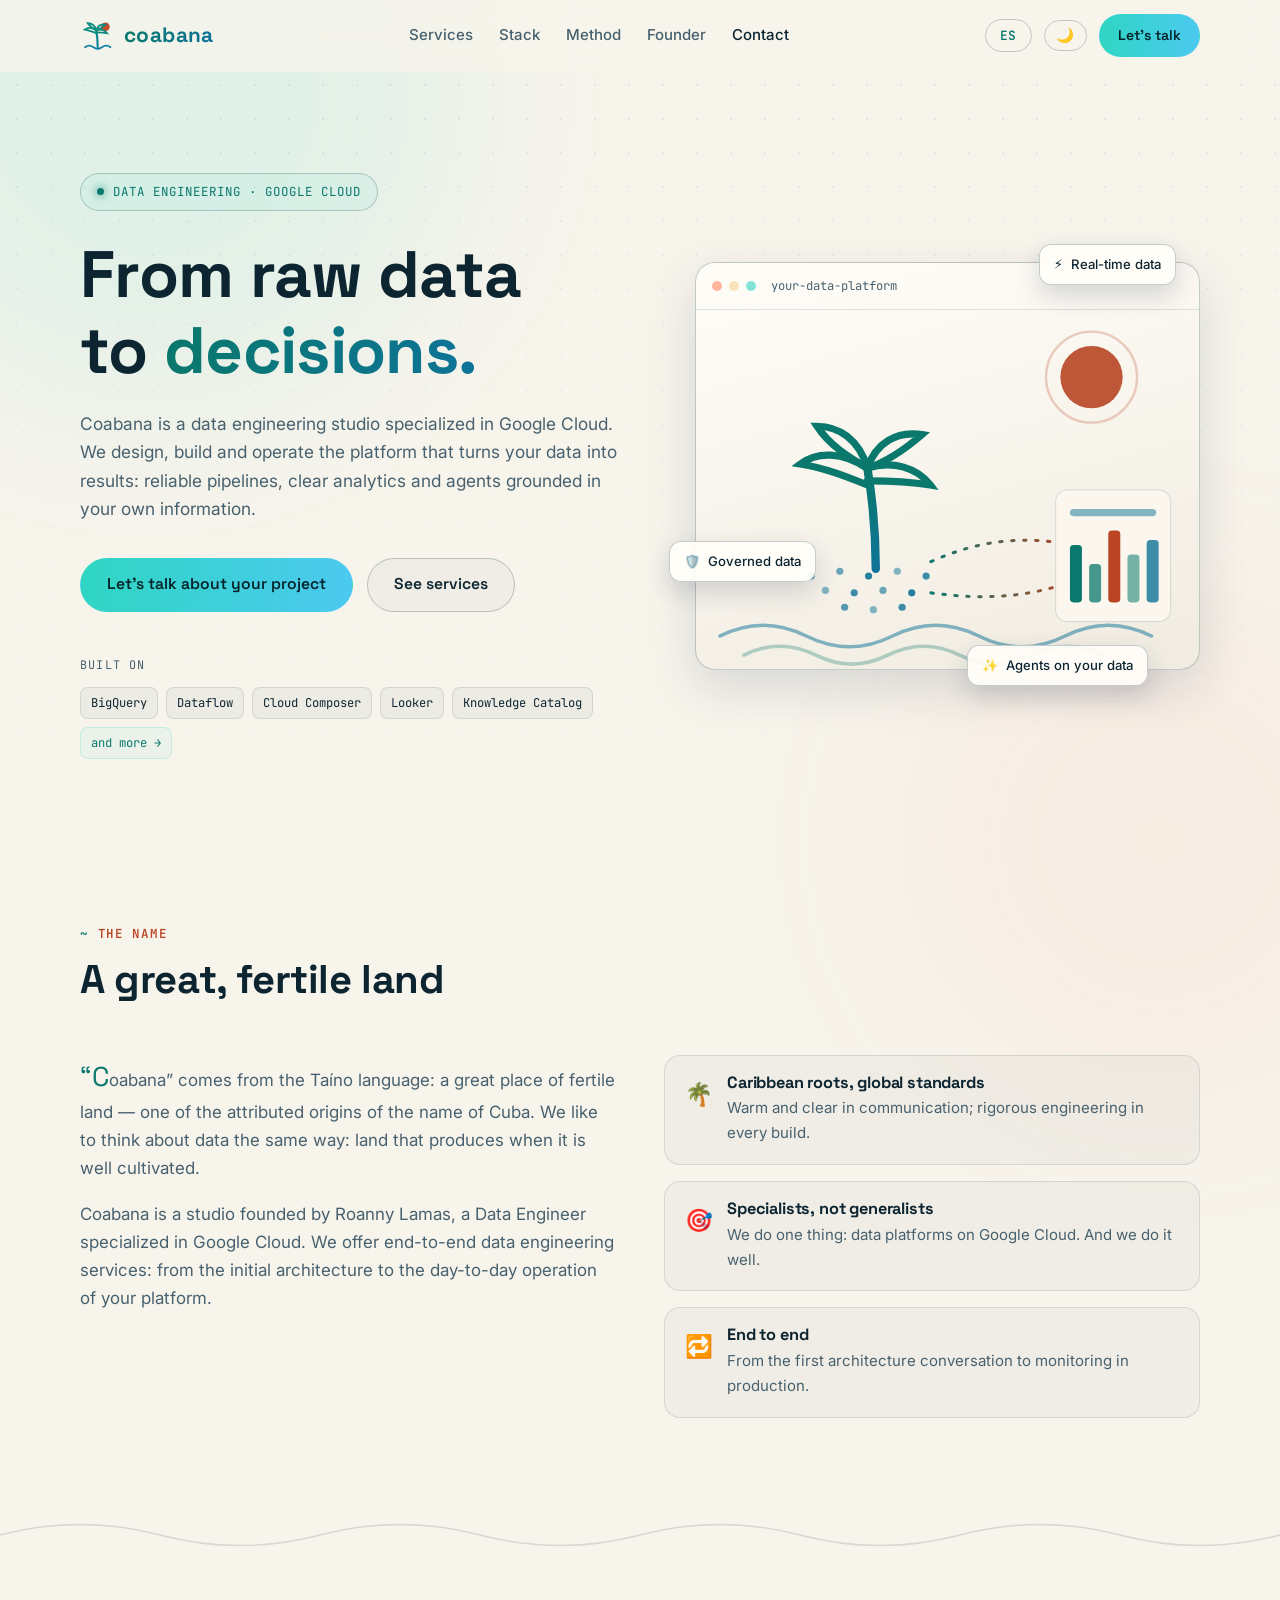
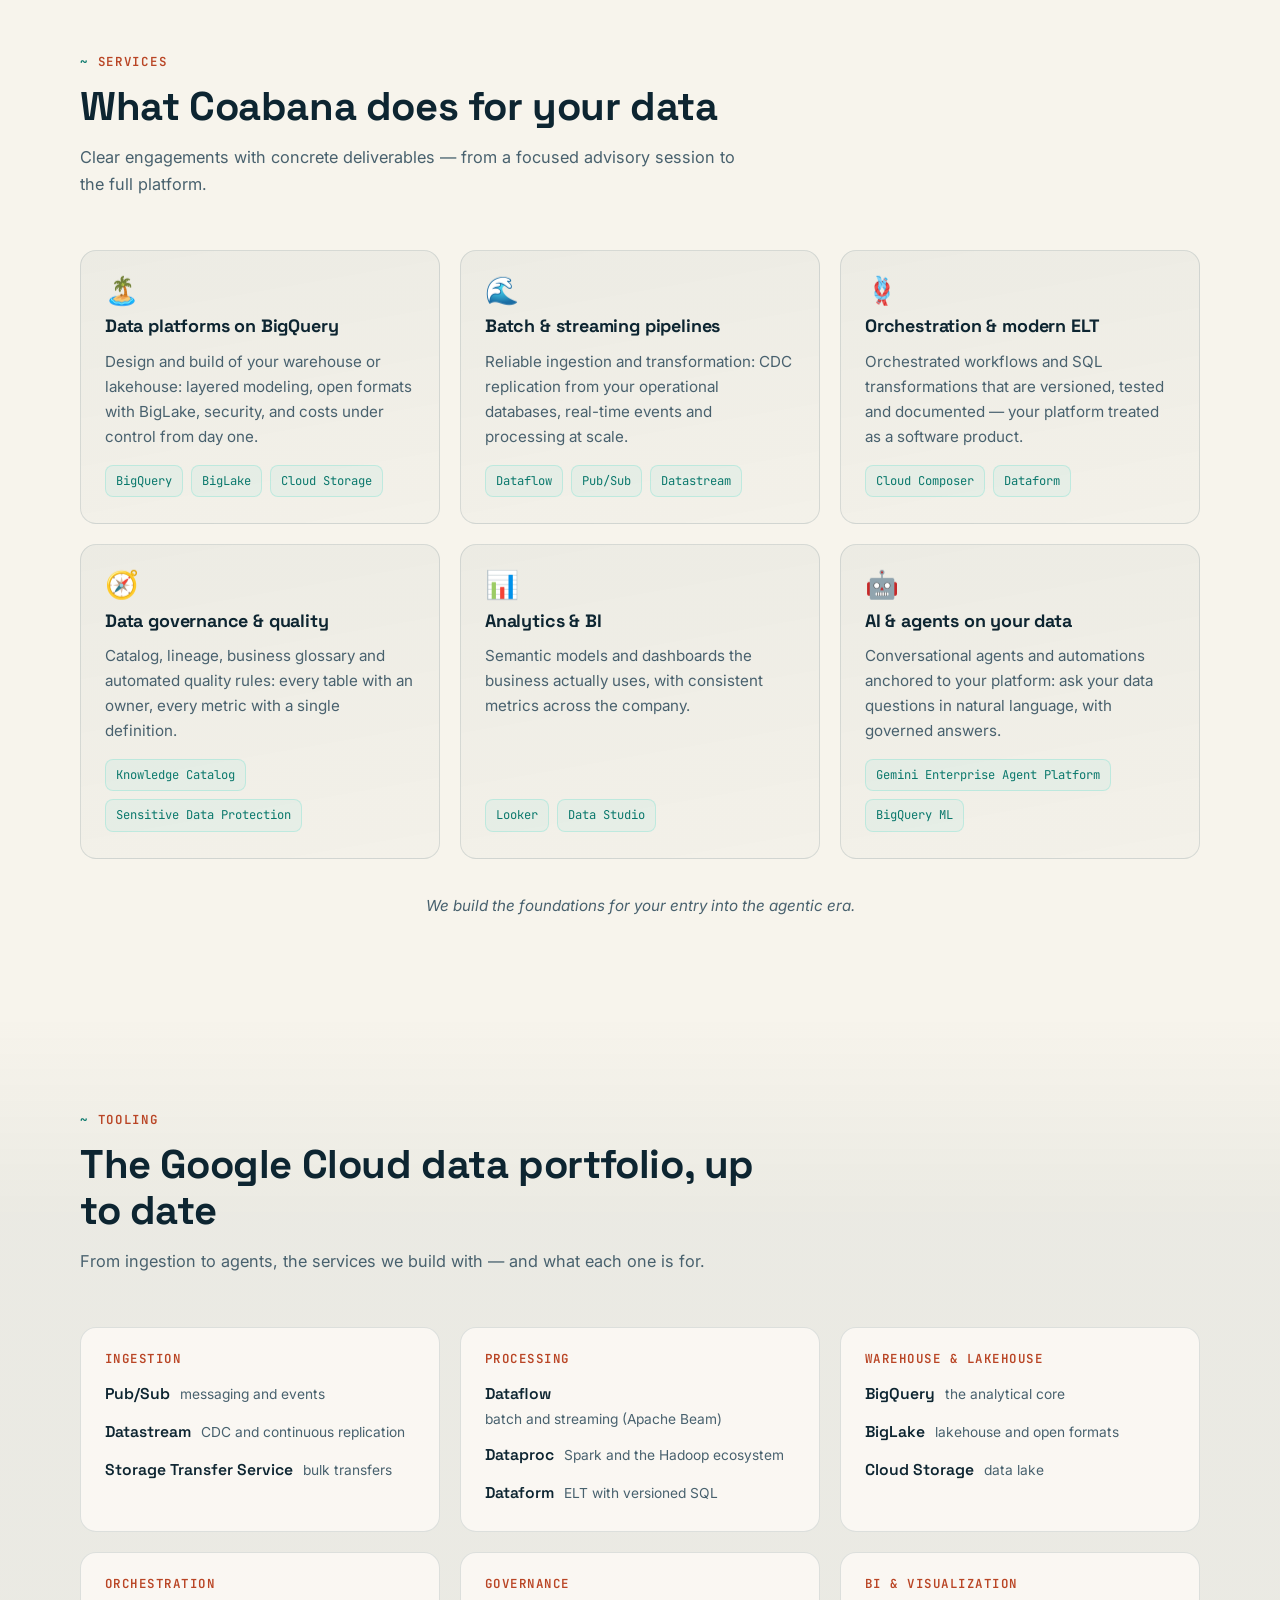
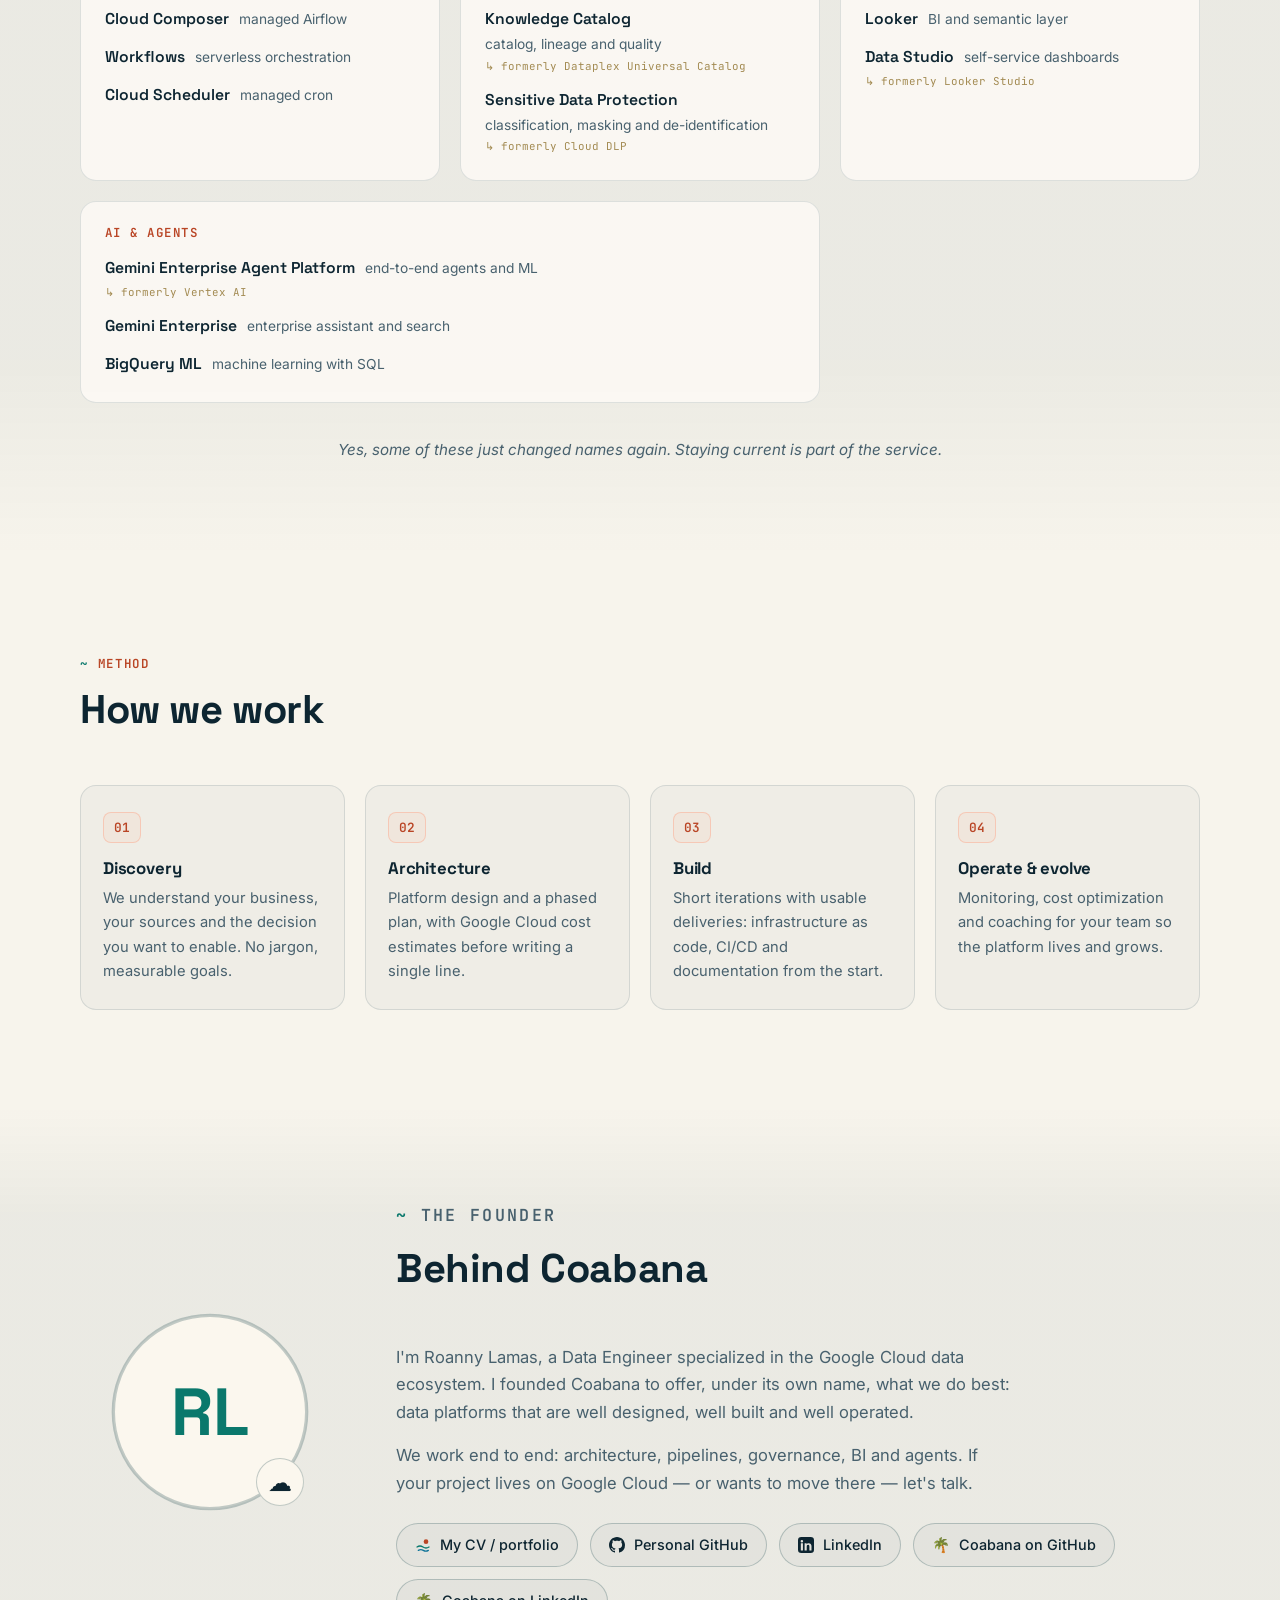
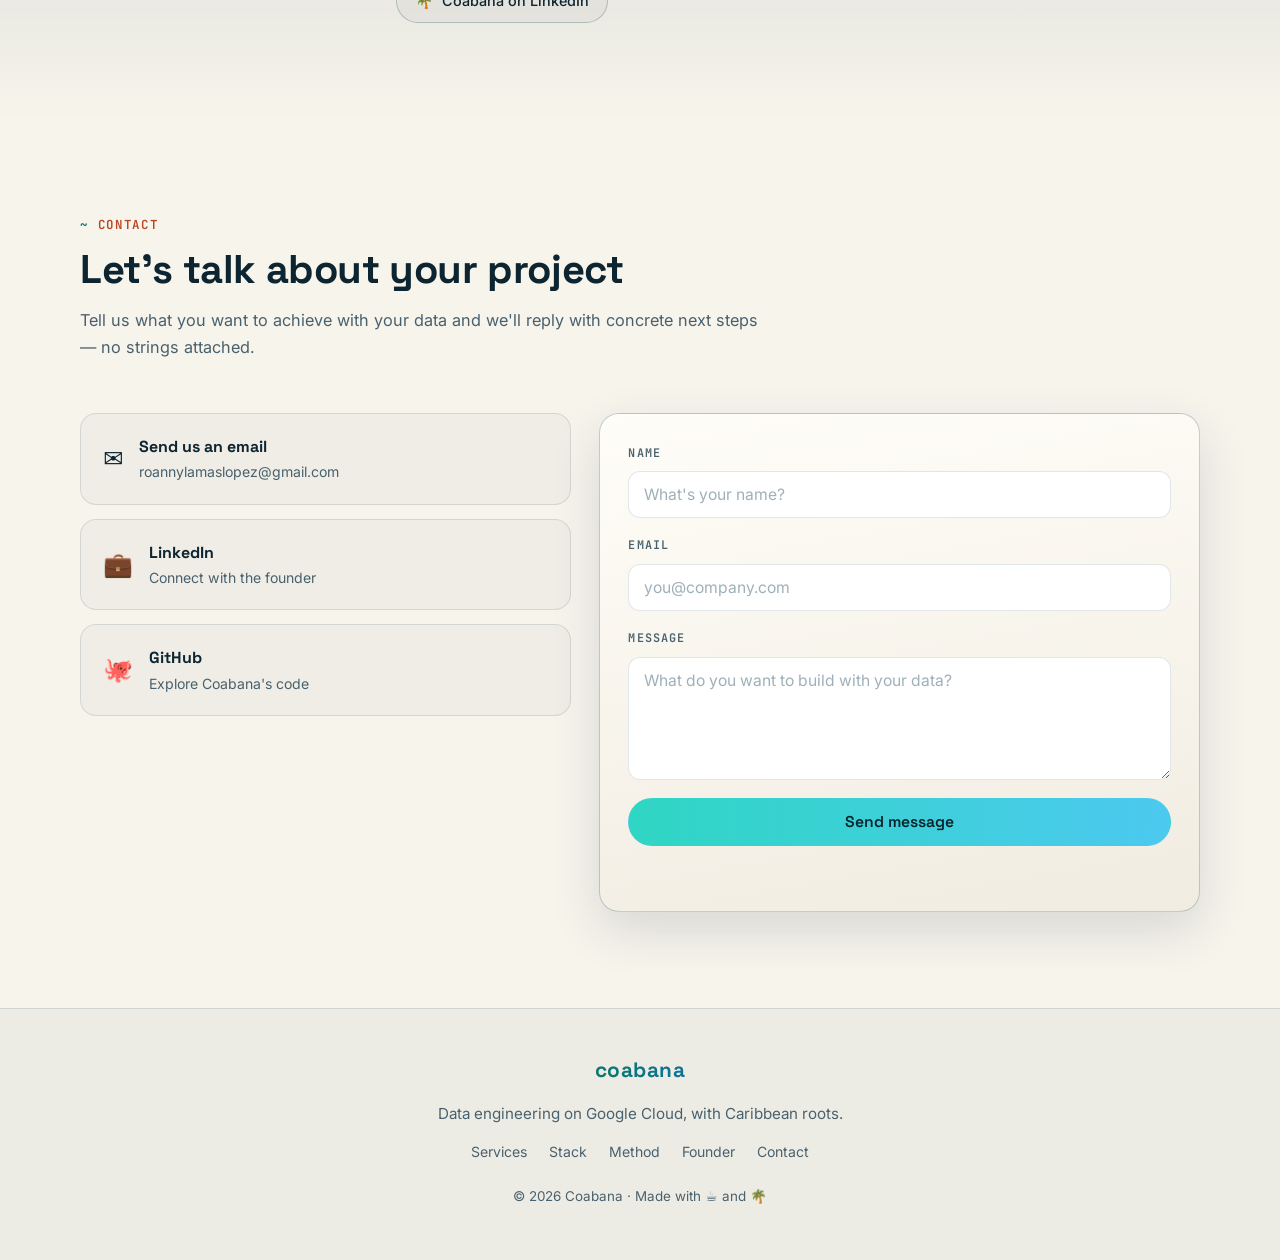
<file: en/index.html>
<!DOCTYPE html>
<!-- Generated by tools/build_en.py from index.html and js/i18n.js; do not edit by hand. -->
<html lang="en" id="top">
<head>
  <meta charset="UTF-8">
  <meta name="viewport" content="width=device-width, initial-scale=1.0">
  <title>Coabana — Data Engineering on Google Cloud</title>
  <meta name="description" content="Coabana designs, builds and operates data platforms on Google Cloud: BigQuery, Dataflow, Composer, Looker and agents grounded in your data." data-i18n-content="meta.desc">
  <meta name="theme-color" content="#07131d">
  <meta name="google-site-verification" content="7HIepAiK9BsFY3NRVw-7wOb9rEOfitxCJV_iQwWbcqk">

  <link rel="canonical" href="https://coabana.github.io/en/">

  <!-- Versiones por idioma: / en español y /en/ en inglés, generada por
       tools/build_en.py desde este archivo y js/i18n.js -->
  <link rel="alternate" hreflang="es" href="https://coabana.github.io/">
  <link rel="alternate" hreflang="en" href="https://coabana.github.io/en/">
  <link rel="alternate" hreflang="x-default" href="https://coabana.github.io/">

  <!-- Open Graph -->
  <meta property="og:type" content="website">
  <meta property="og:title" content="Coabana — Data Engineering on Google Cloud" data-i18n-content="meta.title">
  <meta property="og:description" content="Data platforms on Google Cloud: reliable pipelines, clear analytics and agents grounded in your own data." data-i18n-content="og.desc">
  <meta property="og:url" content="https://coabana.github.io/en/">
  <meta property="og:site_name" content="Coabana">
  <meta property="og:locale" content="en_US">
  <meta property="og:locale:alternate" content="es_ES">
  <meta property="og:image" content="https://coabana.github.io/og-image-en.jpg?v=adb669eb">
  <meta property="og:image:width" content="1200">
  <meta property="og:image:height" content="630">
  <meta property="og:image:alt" content="Coabana — Data Engineering on Google Cloud" data-i18n-content="meta.title">

  <!-- Twitter -->
  <meta name="twitter:card" content="summary_large_image">
  <meta name="twitter:title" content="Coabana — Data Engineering on Google Cloud" data-i18n-content="meta.title">
  <meta name="twitter:description" content="Data platforms on Google Cloud: reliable pipelines, clear analytics and agents grounded in your own data." data-i18n-content="og.desc">
  <meta name="twitter:image" content="https://coabana.github.io/og-image-en.jpg?v=adb669eb">
  <meta name="twitter:creator" content="@roannyll">

  <link rel="icon" type="image/svg+xml" href="/assets/favicon.svg">
  <link rel="icon" type="image/png" sizes="32x32" href="/assets/favicon-32.png">
  <link rel="icon" type="image/png" sizes="512x512" href="/assets/mark-tile-512.png">

  <!-- Tipografía -->
  <link rel="preconnect" href="https://fonts.googleapis.com">
  <link rel="preconnect" href="https://fonts.gstatic.com" crossorigin>
  <!-- Fuentes en carga asíncrona: no bloquean el primer pintado; el texto
       sale con la fuente del sistema y cambia al llegar la de marca -->
  <link rel="preload" as="style" href="https://fonts.googleapis.com/css2?family=Space+Grotesk:wght@500;600;700&family=Inter:wght@400;500;600&family=JetBrains+Mono:wght@400;600&display=swap">
  <link href="https://fonts.googleapis.com/css2?family=Space+Grotesk:wght@500;600;700&family=Inter:wght@400;500;600&family=JetBrains+Mono:wght@400;600&display=swap" rel="stylesheet" media="print" onload="this.media='all'">
  <noscript><link href="https://fonts.googleapis.com/css2?family=Space+Grotesk:wght@500;600;700&family=Inter:wght@400;500;600&family=JetBrains+Mono:wght@400;600&display=swap" rel="stylesheet"></noscript>

  <link rel="stylesheet" href="/css/style.css">

  <!-- Tema antes del primer render, para evitar parpadeos -->
  <script>
  (function(){
    var t = null;
    try {
      t = new URLSearchParams(location.search).get('theme') || localStorage.getItem('coabana-theme');
    } catch (e) { /* modo privado */ }
    if (t !== 'light' && t !== 'dark') {
      t = (window.matchMedia && window.matchMedia('(prefers-color-scheme: light)').matches) ? 'light' : 'dark';
    }
    if (t === 'light') document.documentElement.setAttribute('data-theme', 'light');
  })();
  </script>

  <!-- JSON-LD -->
  <script type="application/ld+json">
  {
    "@context": "https://schema.org",
    "@type": "ProfessionalService",
    "@id": "https://coabana.github.io/#coabana",
    "name": "Coabana",
    "description": "Estudio de ingeniería de datos especializado en Google Cloud.",
    "url": "https://coabana.github.io/",
    "logo": "https://coabana.github.io/assets/mark-tile-512.png",
    "image": "https://coabana.github.io/og-image.jpg?v=7aec4b37",
    "email": "mailto:roannylamaslopez@gmail.com",
    "sameAs": ["https://github.com/Coabana", "https://www.linkedin.com/company/coabana-data"],
    "founder": {
      "@type": "Person",
      "name": "Roanny Lamas",
      "url": "https://roanny.github.io/",
      "sameAs": ["https://www.linkedin.com/in/roannylamaslopez", "https://github.com/roanny"]
    },
    "knowsAbout": ["Data Engineering", "Google Cloud", "BigQuery", "Dataflow", "Cloud Composer", "Looker", "Knowledge Catalog", "Gemini Enterprise Agent Platform"]
  }
  </script>
</head>
<body>

  <!-- Fondo decorativo -->
  <div class="bg-decor" aria-hidden="true">
    <div class="glow glow-turquoise"></div>
    <div class="glow glow-coral"></div>
    <div class="dots"></div>
  </div>

  <!-- ══════════ NAV ══════════ -->
  <header class="nav" id="nav">
    <div class="nav-inner">
      <a class="brand" href="#top" aria-label="Coabana — home" data-i18n-aria-label="nav.home">
        <svg class="brand-glyph" viewBox="0 0 48 48" fill="none" aria-hidden="true">
          <g transform="translate(3 -2.075)">
            <circle cx="33" cy="13" r="6" fill="var(--glyph-coral, var(--coral))"/>
            <path d="M22 42c0-10-1-18-2-24" stroke="url(#trunkGrad)" stroke-width="3" stroke-linecap="round"/>
            <path d="M20 18C14 14 8 14 4 17c6 1 11 3 16 5" fill="none" stroke="var(--glyph-turquoise, var(--turquoise))" stroke-width="2.6" stroke-linecap="round"/>
            <path d="M20 18C18 11 13 8 8 8C11 12.6 15.6 15.4 20 18" fill="none" stroke="var(--glyph-turquoise, var(--turquoise))" stroke-width="2.6" stroke-linecap="round"/>
            <path d="M20 18C22 12 27 9 33 10C28.4 14 23.6 16.8 20 18" fill="none" stroke="var(--glyph-turquoise, var(--turquoise))" stroke-width="2.6" stroke-linecap="round"/>
            <path d="M20 18c6-2 12 0 15 4-6-1-11-1-15-1" fill="none" stroke="var(--glyph-turquoise, var(--turquoise))" stroke-width="2.6" stroke-linecap="round"/>
            <path d="M4 42c4-3 8-3 12 0s8 3 12 0 8-3 12 0" fill="none" stroke="var(--glyph-cyan, var(--cyan))" stroke-width="2.4" stroke-linecap="round"/>
          </g>
          <defs>
            <linearGradient id="trunkGrad" x1="20" y1="18" x2="22" y2="42" gradientUnits="userSpaceOnUse">
              <stop offset="0" stop-color="var(--glyph-turquoise, var(--turquoise))"/><stop offset="1" stop-color="var(--glyph-cyan, var(--cyan))"/>
            </linearGradient>
          </defs>
        </svg>
        <span class="brand-name">coabana</span>
      </a>

      <nav class="nav-links" id="navLinks" aria-label="Sections" data-i18n-aria-label="nav.sections">
        <a href="#services" data-i18n="nav.services">Services</a>
        <a href="#stack" data-i18n="nav.stack">Stack</a>
        <a href="#process" data-i18n="nav.process">Method</a>
        <a href="#about" data-i18n="nav.about">Founder</a>
        <a href="#contact" data-i18n="nav.contact">Contact</a>
      </nav>

      <div class="nav-actions">
        <button class="lang-toggle" id="langToggle" type="button" aria-label="Cambiar a español">ES</button>
        <button class="theme-toggle" id="themeToggle" type="button" aria-label="Switch to light theme" data-i18n-aria-label="nav.themeLight">☀️</button>
        <a class="btn btn-primary btn-small" href="#contact" data-i18n="nav.cta">Let's talk</a>
        <button class="hamburger" id="hamburger" type="button" aria-label="Open menu" aria-expanded="false" data-i18n-aria-label="nav.menu">
          <span></span><span></span><span></span>
        </button>
      </div>
    </div>
  </header>

  <main>

    <!-- ══════════ HERO ══════════ -->
    <section class="hero">
      <div class="container hero-grid">
        <div class="hero-copy">
          <p class="badge">
            <span class="badge-dot" aria-hidden="true"></span>
            <span data-i18n="hero.badge">Data engineering · Google Cloud</span>
          </p>
          <h1 class="hero-title">
            <span data-i18n="hero.h1a">From raw data</span><br>
            <span data-i18n="hero.h1b">to </span><span class="grad" data-i18n="hero.h1c">decisions.</span>
          </h1>
          <p class="hero-sub" data-i18n="hero.sub">Coabana is a data engineering studio specialized in Google Cloud. We design, build and operate the platform that turns your data into results: reliable pipelines, clear analytics and agents grounded in your own information.</p>
          <div class="hero-ctas">
            <a class="btn btn-primary" href="#contact" data-i18n="hero.cta1">Let's talk about your project</a>
            <a class="btn btn-ghost" href="#services" data-i18n="hero.cta2">See services</a>
          </div>
          <div class="hero-strip">
            <span class="strip-label" data-i18n="hero.strip">Built on</span>
            <ul class="chips">
              <li class="chip">BigQuery</li>
              <li class="chip">Dataflow</li>
              <li class="chip">Cloud Composer</li>
              <li class="chip">Looker</li>
              <li class="chip">Knowledge Catalog</li>
              <li class="chip chip-accent"><a href="#stack" data-i18n="hero.stripMore">and more →</a></li>
            </ul>
          </div>
        </div>

        <!-- Escena visual: isla de datos -->
        <div class="hero-visual" aria-hidden="true">
          <div class="island-card">
            <div class="island-card-head">
              <span class="win-dot"></span><span class="win-dot"></span><span class="win-dot"></span>
              <span class="island-card-title" data-i18n="hero.card">your-data-platform</span>
            </div>
            <svg class="island-svg" viewBox="0 0 420 300" fill="none">
              <!-- sol -->
              <circle cx="330" cy="56" r="26" fill="var(--coral)" opacity="0.9"/>
              <circle cx="330" cy="56" r="38" stroke="var(--coral)" stroke-opacity="0.25" stroke-width="2"/>
              <!-- palma: los trazados del glifo (.brand-glyph) a ×3.5, con peso de ilustración -->
              <g transform="translate(73 69) scale(3.5)" fill="none" stroke-linecap="round">
                <path d="M22 42c0-10-1-18-2-24" stroke="url(#heroPalmTrunk)" stroke-width="2"/>
                <path d="M20 18C14 14 8 14 4 17c6 1 11 3 16 5" stroke="var(--turquoise)" stroke-width="1.714"/>
                <path d="M20 18C18 11 13 8 8 8C11 12.6 15.6 15.4 20 18" stroke="var(--turquoise)" stroke-width="1.714"/>
                <path d="M20 18C22 12 27 9 33 10C28.4 14 23.6 16.8 20 18" stroke="var(--turquoise)" stroke-width="1.714"/>
                <path d="M20 18c6-2 12 0 15 4-6-1-11-1-15-1" stroke="var(--turquoise)" stroke-width="1.714"/>
              </g>
              <!-- isla de datos: rejilla de puntos -->
              <g fill="var(--cyan)">
                <circle cx="96" cy="222" r="3" opacity=".9"/><circle cx="120" cy="218" r="3" opacity=".6"/>
                <circle cx="144" cy="222" r="3" opacity=".9"/><circle cx="168" cy="218" r="3" opacity=".5"/>
                <circle cx="192" cy="222" r="3" opacity=".8"/><circle cx="108" cy="234" r="3" opacity=".5"/>
                <circle cx="132" cy="236" r="3" opacity=".8"/><circle cx="156" cy="234" r="3" opacity=".6"/>
                <circle cx="180" cy="236" r="3" opacity=".9"/><circle cx="124" cy="248" r="3" opacity=".7"/>
                <circle cx="148" cy="250" r="3" opacity=".5"/><circle cx="172" cy="248" r="3" opacity=".8"/>
              </g>
              <!-- flujo de datos hacia el panel -->
              <path d="M196 210c40-18 76-22 118-14" stroke="url(#flowGrad)" stroke-width="2.5" stroke-dasharray="2 8" stroke-linecap="round" class="flow-line"/>
              <path d="M196 236c44 6 80 4 120-10" stroke="url(#flowGrad)" stroke-width="2.5" stroke-dasharray="2 8" stroke-linecap="round" class="flow-line flow-line-2"/>
              <!-- mini dashboard -->
              <g>
                <rect x="300" y="150" width="96" height="110" rx="10" fill="var(--panel-2)" stroke="var(--line)"/>
                <rect x="312" y="166" width="72" height="6" rx="3" fill="var(--cyan)" opacity=".5"/>
                <rect x="312" y="196" width="10" height="48" rx="3" fill="var(--turquoise)"/>
                <rect x="328" y="212" width="10" height="32" rx="3" fill="var(--turquoise)" opacity=".75"/>
                <rect x="344" y="184" width="10" height="60" rx="3" fill="var(--coral)"/>
                <rect x="360" y="204" width="10" height="40" rx="3" fill="var(--turquoise)" opacity=".55"/>
                <rect x="376" y="192" width="10" height="52" rx="3" fill="var(--cyan)" opacity=".8"/>
              </g>
              <!-- olas -->
              <path d="M20 272c24-12 48-12 72 0s48 12 72 0 48-12 72 0 48 12 72 0 48-12 72 0" stroke="var(--cyan)" stroke-opacity=".5" stroke-width="3" stroke-linecap="round" fill="none"/>
              <path d="M40 288c20-10 40-10 60 0s40 10 60 0 40-10 60 0 40 10 60 0 40-10 60 0" stroke="var(--turquoise)" stroke-opacity=".3" stroke-width="3" stroke-linecap="round" fill="none"/>
              <defs>
                <linearGradient id="heroPalmTrunk" x1="20" y1="18" x2="22" y2="42" gradientUnits="userSpaceOnUse">
                  <stop offset="0" stop-color="var(--turquoise)"/><stop offset="1" stop-color="var(--cyan)"/>
                </linearGradient>
                <linearGradient id="flowGrad" x1="196" y1="210" x2="316" y2="210" gradientUnits="userSpaceOnUse">
                  <stop offset="0" stop-color="var(--turquoise)"/><stop offset="1" stop-color="var(--coral)"/>
                </linearGradient>
              </defs>
            </svg>
          </div>
          <div class="float-chip chip-a"><span class="chip-icon">⚡</span><span data-i18n="hero.chip1">Real-time data</span></div>
          <div class="float-chip chip-b"><span class="chip-icon">🛡️</span><span data-i18n="hero.chip2">Governed data</span></div>
          <div class="float-chip chip-c"><span class="chip-icon">✨</span><span data-i18n="hero.chip3">Agents on your data</span></div>
        </div>
      </div>
    </section>

    <!-- ══════════ LA MARCA ══════════ -->
    <section class="section" id="brand">
      <div class="container">
        <div class="section-head reveal">
          <p class="kicker" data-i18n="brand.kicker">The name</p>
          <h2 data-i18n="brand.title">A great, fertile land</h2>
        </div>
        <div class="brand-grid">
          <div class="brand-story reveal">
            <p data-i18n="brand.p1">“Coabana” comes from the Taíno language: a great place of fertile land — one of the attributed origins of the name of Cuba. We like to think about data the same way: land that produces when it is well cultivated.</p>
            <p data-i18n="brand.p2">Coabana is a studio founded by Roanny Lamas, a Data Engineer specialized in Google Cloud. We offer end-to-end data engineering services: from the initial architecture to the day-to-day operation of your platform.</p>
          </div>
          <div class="brand-pillars">
            <div class="pillar reveal">
              <span class="pillar-icon" aria-hidden="true">🌴</span>
              <h3 data-i18n="brand.b1t">Caribbean roots, global standards</h3>
              <p data-i18n="brand.b1d">Warm and clear in communication; rigorous engineering in every build.</p>
            </div>
            <div class="pillar reveal">
              <span class="pillar-icon" aria-hidden="true">🎯</span>
              <h3 data-i18n="brand.b2t">Specialists, not generalists</h3>
              <p data-i18n="brand.b2d">We do one thing: data platforms on Google Cloud. And we do it well.</p>
            </div>
            <div class="pillar reveal">
              <span class="pillar-icon" aria-hidden="true">🔁</span>
              <h3 data-i18n="brand.b3t">End to end</h3>
              <p data-i18n="brand.b3d">From the first architecture conversation to monitoring in production.</p>
            </div>
          </div>
        </div>
      </div>
    </section>

    <div class="wave-divider" aria-hidden="true">
      <svg viewBox="0 0 1440 60" preserveAspectRatio="none" fill="none">
        <path d="M0 30c60-20 120-20 180 0s120 20 180 0 120-20 180 0 120 20 180 0 120-20 180 0 120 20 180 0 120-20 180 0 120 20 180 0" stroke="var(--line-strong)" stroke-width="2"/>
      </svg>
    </div>

    <!-- ══════════ SERVICIOS ══════════ -->
    <section class="section" id="services">
      <div class="container">
        <div class="section-head reveal">
          <p class="kicker" data-i18n="services.kicker">Services</p>
          <h2 data-i18n="services.title">What Coabana does for your data</h2>
          <p class="section-sub" data-i18n="services.sub">Clear engagements with concrete deliverables — from a focused advisory session to the full platform.</p>
        </div>

        <div class="cards-grid">
          <article class="card reveal">
            <span class="card-icon" aria-hidden="true">🏝️</span>
            <h3 data-i18n="services.s1t">Data platforms on BigQuery</h3>
            <p data-i18n="services.s1d">Design and build of your warehouse or lakehouse: layered modeling, open formats with BigLake, security, and costs under control from day one.</p>
            <ul class="chips card-chips"><li class="chip chip-accent">BigQuery</li><li class="chip chip-accent">BigLake</li><li class="chip chip-accent">Cloud Storage</li></ul>
          </article>

          <article class="card reveal">
            <span class="card-icon" aria-hidden="true">🌊</span>
            <h3 data-i18n="services.s2t">Batch &amp; streaming pipelines</h3>
            <p data-i18n="services.s2d">Reliable ingestion and transformation: CDC replication from your operational databases, real-time events and processing at scale.</p>
            <ul class="chips card-chips"><li class="chip chip-accent">Dataflow</li><li class="chip chip-accent">Pub/Sub</li><li class="chip chip-accent">Datastream</li></ul>
          </article>

          <article class="card reveal">
            <span class="card-icon" aria-hidden="true">🪢</span>
            <h3 data-i18n="services.s3t">Orchestration &amp; modern ELT</h3>
            <p data-i18n="services.s3d">Orchestrated workflows and SQL transformations that are versioned, tested and documented — your platform treated as a software product.</p>
            <ul class="chips card-chips"><li class="chip chip-accent">Cloud Composer</li><li class="chip chip-accent">Dataform</li></ul>
          </article>

          <article class="card reveal">
            <span class="card-icon" aria-hidden="true">🧭</span>
            <h3 data-i18n="services.s4t">Data governance &amp; quality</h3>
            <p data-i18n="services.s4d">Catalog, lineage, business glossary and automated quality rules: every table with an owner, every metric with a single definition.</p>
            <ul class="chips card-chips"><li class="chip chip-accent">Knowledge Catalog</li><li class="chip chip-accent">Sensitive Data Protection</li></ul>
          </article>

          <article class="card reveal">
            <span class="card-icon" aria-hidden="true">📊</span>
            <h3 data-i18n="services.s5t">Analytics &amp; BI</h3>
            <p data-i18n="services.s5d">Semantic models and dashboards the business actually uses, with consistent metrics across the company.</p>
            <ul class="chips card-chips"><li class="chip chip-accent">Looker</li><li class="chip chip-accent">Data Studio</li></ul>
          </article>

          <article class="card reveal">
            <span class="card-icon" aria-hidden="true">🤖</span>
            <h3 data-i18n="services.s6t">AI &amp; agents on your data</h3>
            <p data-i18n="services.s6d">Conversational agents and automations anchored to your platform: ask your data questions in natural language, with governed answers.</p>
            <ul class="chips card-chips"><li class="chip chip-accent">Gemini Enterprise Agent Platform</li><li class="chip chip-accent">BigQuery ML</li></ul>
          </article>
        </div>

        <p class="stack-note reveal" data-i18n="services.note">We build the foundations for your entry into the agentic era.</p>
      </div>
    </section>

    <!-- ══════════ STACK ══════════ -->
    <section class="section section-alt" id="stack">
      <div class="container">
        <div class="section-head reveal">
          <p class="kicker" data-i18n="stack.kicker">Tooling</p>
          <h2 data-i18n="stack.title">The Google Cloud data portfolio, up to date</h2>
          <p class="section-sub" data-i18n="stack.sub">From ingestion to agents, the services we build with — and what each one is for.</p>
        </div>

        <div class="stack-grid">
          <div class="stack-group reveal">
            <h3 data-i18n="stack.g1">Ingestion</h3>
            <ul>
              <li><strong>Pub/Sub</strong><span data-i18n="stack.g1a">messaging and events</span></li>
              <li><strong>Datastream</strong><span data-i18n="stack.g1b">CDC and continuous replication</span></li>
              <li><strong>Storage Transfer Service</strong><span data-i18n="stack.g1c">bulk transfers</span></li>
            </ul>
          </div>
          <div class="stack-group reveal">
            <h3 data-i18n="stack.g2">Processing</h3>
            <ul>
              <li><strong>Dataflow</strong><span data-i18n="stack.g2a">batch and streaming (Apache Beam)</span></li>
              <li><strong>Dataproc</strong><span data-i18n="stack.g2b">Spark and the Hadoop ecosystem</span></li>
              <li><strong>Dataform</strong><span data-i18n="stack.g2c">ELT with versioned SQL</span></li>
            </ul>
          </div>
          <div class="stack-group reveal">
            <h3 data-i18n="stack.g3">Warehouse &amp; lakehouse</h3>
            <ul>
              <li><strong>BigQuery</strong><span data-i18n="stack.g3a">the analytical core</span></li>
              <li><strong>BigLake</strong><span data-i18n="stack.g3b">lakehouse and open formats</span></li>
              <li><strong>Cloud Storage</strong><span data-i18n="stack.g3c">data lake</span></li>
            </ul>
          </div>
          <div class="stack-group reveal">
            <h3 data-i18n="stack.g4">Orchestration</h3>
            <ul>
              <li><strong>Cloud Composer</strong><span data-i18n="stack.g4a">managed Airflow</span></li>
              <li><strong>Workflows</strong><span data-i18n="stack.g4b">serverless orchestration</span></li>
              <li><strong>Cloud Scheduler</strong><span data-i18n="stack.g4c">managed cron</span></li>
            </ul>
          </div>
          <div class="stack-group reveal">
            <h3 data-i18n="stack.g5">Governance</h3>
            <ul>
              <li>
                <strong>Knowledge Catalog</strong><span data-i18n="stack.g5a">catalog, lineage and quality</span>
                <em class="was" data-i18n="stack.g5was">formerly Dataplex Universal Catalog</em>
              </li>
              <li>
                <strong>Sensitive Data Protection</strong><span data-i18n="stack.g5b">classification, masking and de-identification</span>
                <em class="was" data-i18n="stack.g5bwas">formerly Cloud DLP</em>
              </li>
            </ul>
          </div>
          <div class="stack-group reveal">
            <h3 data-i18n="stack.g6">BI &amp; visualization</h3>
            <ul>
              <li><strong>Looker</strong><span data-i18n="stack.g6a">BI and semantic layer</span></li>
              <li>
                <strong>Data Studio</strong><span data-i18n="stack.g6b">self-service dashboards</span>
                <em class="was" data-i18n="stack.g6bwas">formerly Looker Studio</em>
              </li>
            </ul>
          </div>
          <div class="stack-group stack-group-wide reveal">
            <h3 data-i18n="stack.g7">AI &amp; agents</h3>
            <ul>
              <li>
                <strong>Gemini Enterprise Agent Platform</strong><span data-i18n="stack.g7a">end-to-end agents and ML</span>
                <em class="was" data-i18n="stack.g7was">formerly Vertex AI</em>
              </li>
              <li><strong>Gemini Enterprise</strong><span data-i18n="stack.g7b">enterprise assistant and search</span></li>
              <li><strong>BigQuery ML</strong><span data-i18n="stack.g7c">machine learning with SQL</span></li>
            </ul>
          </div>
        </div>

        <p class="stack-note reveal" data-i18n="stack.note">Yes, some of these just changed names again. Staying current is part of the service.</p>
      </div>
    </section>

    <!-- ══════════ MÉTODO ══════════ -->
    <section class="section" id="process">
      <div class="container">
        <div class="section-head reveal">
          <p class="kicker" data-i18n="process.kicker">Method</p>
          <h2 data-i18n="process.title">How we work</h2>
        </div>
        <ol class="steps">
          <li class="step reveal">
            <span class="step-num">01</span>
            <h3 data-i18n="process.p1t">Discovery</h3>
            <p data-i18n="process.p1d">We understand your business, your sources and the decision you want to enable. No jargon, measurable goals.</p>
          </li>
          <li class="step reveal">
            <span class="step-num">02</span>
            <h3 data-i18n="process.p2t">Architecture</h3>
            <p data-i18n="process.p2d">Platform design and a phased plan, with Google Cloud cost estimates before writing a single line.</p>
          </li>
          <li class="step reveal">
            <span class="step-num">03</span>
            <h3 data-i18n="process.p3t">Build</h3>
            <p data-i18n="process.p3d">Short iterations with usable deliveries: infrastructure as code, CI/CD and documentation from the start.</p>
          </li>
          <li class="step reveal">
            <span class="step-num">04</span>
            <h3 data-i18n="process.p4t">Operate &amp; evolve</h3>
            <p data-i18n="process.p4d">Monitoring, cost optimization and coaching for your team so the platform lives and grows.</p>
          </li>
        </ol>
      </div>
    </section>

    <!-- ══════════ FUNDADOR ══════════ -->
    <section class="section section-alt" id="about">
      <div class="container founder-grid">
        <div class="founder-visual reveal" aria-hidden="true">
          <div class="avatar">
            <svg viewBox="0 0 120 120" fill="none">
              <circle cx="60" cy="60" r="58" fill="var(--panel-2)" stroke="var(--line-strong)" stroke-width="2"/>
              <text x="60" y="74" text-anchor="middle" font-family="Space Grotesk, sans-serif" font-size="40" font-weight="700" fill="var(--turquoise)">RL</text>
            </svg>
            <span class="avatar-badge">☁️</span>
          </div>
        </div>
        <div class="founder-copy">
          <div class="section-head reveal">
            <p class="kicker" data-i18n="about.kicker">The founder</p>
            <h2 data-i18n="about.title">Behind Coabana</h2>
          </div>
          <p class="reveal" data-i18n="about.p1">I'm Roanny Lamas, a Data Engineer specialized in the Google Cloud data ecosystem. I founded Coabana to offer, under its own name, what we do best: data platforms that are well designed, well built and well operated.</p>
          <p class="reveal" data-i18n="about.p2">We work end to end: architecture, pipelines, governance, BI and agents. If your project lives on Google Cloud — or wants to move there — let's talk.</p>
          <div class="founder-links reveal">
            <a class="pill-link" href="https://roanny.github.io/" target="_blank" rel="noopener">
              <svg viewBox="0 0 48 48" width="16" height="16" fill="none" aria-hidden="true">
                <circle cx="33" cy="14" r="7" fill="var(--coral)"/>
                <path d="M6 30c6-4 12-4 18 0s12 4 18 0" stroke="var(--turquoise)" stroke-width="4" fill="none" stroke-linecap="round"/>
                <path d="M10 40c5-3 10-3 15 0s10 3 15 0" stroke="var(--cyan)" stroke-width="4" fill="none" stroke-linecap="round"/>
              </svg>
              <span data-i18n="about.link4">My CV / portfolio</span>
            </a>
            <a class="pill-link" href="https://github.com/roanny" target="_blank" rel="noopener">
              <svg viewBox="0 0 16 16" width="16" height="16" fill="currentColor" aria-hidden="true"><path d="M8 0C3.58 0 0 3.58 0 8c0 3.54 2.29 6.53 5.47 7.59.4.07.55-.17.55-.38 0-.19-.01-.82-.01-1.49-2.01.37-2.53-.49-2.69-.94-.09-.23-.48-.94-.82-1.13-.28-.15-.68-.52-.01-.53.63-.01 1.08.58 1.23.82.72 1.21 1.87.87 2.33.66.07-.52.28-.87.51-1.07-1.78-.2-3.64-.89-3.64-3.95 0-.87.31-1.59.82-2.15-.08-.2-.36-1.02.08-2.12 0 0 .67-.21 2.2.82.64-.18 1.32-.27 2-.27s1.36.09 2 .27c1.53-1.04 2.2-.82 2.2-.82.44 1.1.16 1.92.08 2.12.51.56.82 1.27.82 2.15 0 3.07-1.87 3.75-3.65 3.95.29.25.54.73.54 1.48 0 1.07-.01 1.93-.01 2.2 0 .21.15.46.55.38A8.01 8.01 0 0 0 16 8c0-4.42-3.58-8-8-8Z"/></svg>
              <span data-i18n="about.link1">Personal GitHub</span>
            </a>
            <a class="pill-link" href="https://www.linkedin.com/in/roannylamaslopez" target="_blank" rel="noopener">
              <svg viewBox="0 0 16 16" width="16" height="16" fill="currentColor" aria-hidden="true"><path d="M12.68 0H3.32A3.32 3.32 0 0 0 0 3.32v9.36A3.32 3.32 0 0 0 3.32 16h9.36A3.32 3.32 0 0 0 16 12.68V3.32A3.32 3.32 0 0 0 12.68 0ZM4.94 13.5H2.83V6.34h2.11v7.16ZM3.88 5.43a1.23 1.23 0 1 1 0-2.46 1.23 1.23 0 0 1 0 2.46Zm9.62 8.07h-2.11V9.77c0-.89-.02-2.03-1.24-2.03-1.24 0-1.43.97-1.43 1.97v3.79H6.61V6.34h2.02v.98h.03c.28-.53.97-1.1 2-1.1 2.14 0 2.84 1.41 2.84 3.24v4.04Z"/></svg>
              <span>LinkedIn</span>
            </a>
            <a class="pill-link" href="https://github.com/Coabana" target="_blank" rel="noopener">
              <span aria-hidden="true">🌴</span>
              <span data-i18n="about.link3">Coabana on GitHub</span>
            </a>
            <a class="pill-link" href="https://www.linkedin.com/company/coabana-data" target="_blank" rel="noopener">
              <span aria-hidden="true">🌴</span>
              <span data-i18n="about.link5">Coabana on LinkedIn</span>
            </a>
          </div>
        </div>
      </div>
    </section>

    <!-- ══════════ CONTACTO ══════════ -->
    <section class="section" id="contact">
      <div class="container">
        <div class="section-head reveal">
          <p class="kicker" data-i18n="contact.kicker">Contact</p>
          <h2 data-i18n="contact.title">Let's talk about your project</h2>
          <p class="section-sub" data-i18n="contact.sub">Tell us what you want to achieve with your data and we'll reply with concrete next steps — no strings attached.</p>
        </div>

        <div class="contact-grid">
          <div class="contact-channels reveal">
            <a class="channel" href="mailto:roannylamaslopez@gmail.com">
              <span class="channel-icon" aria-hidden="true">✉️</span>
              <span class="channel-body">
                <strong data-i18n="contact.emailT">Send us an email</strong>
                <span>roannylamaslopez@gmail.com</span>
              </span>
            </a>
            <a class="channel" href="https://www.linkedin.com/in/roannylamaslopez" target="_blank" rel="noopener">
              <span class="channel-icon" aria-hidden="true">💼</span>
              <span class="channel-body">
                <strong>LinkedIn</strong>
                <span data-i18n="contact.liD">Connect with the founder</span>
              </span>
            </a>
            <a class="channel" href="https://github.com/Coabana" target="_blank" rel="noopener">
              <span class="channel-icon" aria-hidden="true">🐙</span>
              <span class="channel-body">
                <strong>GitHub</strong>
                <span data-i18n="contact.ghD">Explore Coabana's code</span>
              </span>
            </a>
          </div>

          <form class="contact-form reveal" id="contactForm" novalidate>
            <div class="form-row">
              <label for="fName" data-i18n="form.name">Name</label>
              <input id="fName" name="name" type="text" required autocomplete="name" data-i18n-placeholder="form.namePh" placeholder="What&#x27;s your name?">
            </div>
            <div class="form-row">
              <label for="fEmail" data-i18n="form.email">Email</label>
              <input id="fEmail" name="email" type="email" required autocomplete="email" data-i18n-placeholder="form.emailPh" placeholder="you@company.com">
            </div>
            <div class="form-row">
              <label for="fMsg" data-i18n="form.msg">Message</label>
              <textarea id="fMsg" name="message" rows="5" required data-i18n-placeholder="form.msgPh" placeholder="What do you want to build with your data?"></textarea>
            </div>
            <!-- honeypot anti-spam -->
            <input type="text" name="_gotcha" tabindex="-1" autocomplete="off" class="hp" aria-hidden="true">
            <button class="btn btn-primary btn-block" type="submit" data-i18n="form.send">Send message</button>
            <p class="form-status" id="formStatus" role="status" aria-live="polite"></p>
          </form>
        </div>
      </div>
    </section>
  </main>

  <!-- ══════════ FOOTER ══════════ -->
  <footer class="footer">
    <div class="container footer-inner">
      <a class="brand" href="#top" aria-label="Coabana — home" data-i18n-aria-label="nav.home">
        <span class="brand-name">coabana</span>
      </a>
      <p class="footer-tag" data-i18n="footer.tag">Data engineering on Google Cloud, with Caribbean roots.</p>
      <nav class="footer-links" aria-label="Sections (footer)" data-i18n-aria-label="footer.sections">
        <a href="#services" data-i18n="nav.services">Services</a>
        <a href="#stack" data-i18n="nav.stack">Stack</a>
        <a href="#process" data-i18n="nav.process">Method</a>
        <a href="#about" data-i18n="nav.about">Founder</a>
        <a href="#contact" data-i18n="nav.contact">Contact</a>
      </nav>
      <p class="footer-copy">© <span id="year">2026</span> Coabana · <span data-i18n="footer.made">Made with ☕ and 🌴</span></p>
    </div>
  </footer>

  <script src="/js/i18n.js"></script>
  <script src="/js/main.js"></script>
</body>
</html>
</file>
<file: css/style.css>
/* ══════════════════════════════════════════════════════════
   Coabana — Ingeniería de Datos en Google Cloud
   Tema: caribeño-tech oscuro
   ══════════════════════════════════════════════════════════ */

:root {
  /* Paleta: océano profundo + turquesa + coral + arena */
  --bg: #07131d;
  --bg-2: #0a1926;
  --panel: #0d2030;
  --panel-2: #102638;
  --line: rgba(158, 216, 219, 0.10);
  --line-strong: rgba(158, 216, 219, 0.22);
  --ink: #eaf4f4;
  --muted: #93adbc;
  --turquoise: #2fd6c3;
  --cyan: #4cc9f0;
  --coral: #ff8f6b;
  --sand: #f4d58d;
  /* Los colores del glifo (.brand-glyph): en oscuro, los acentos; en claro,
     los literales de la variante clara, que no siguen a los acentos
     (DESIGN.md § Marca gráfica) */
  --glyph-coral: var(--coral);
  --glyph-turquoise: var(--turquoise);
  --glyph-cyan: var(--cyan);

  --grad-sea: linear-gradient(92deg, var(--turquoise), var(--cyan));
  --grad-sunset: linear-gradient(92deg, var(--coral), var(--sand));

  --font-display: "Space Grotesk", "Segoe UI", system-ui, sans-serif;
  --font-body: "Inter", "Segoe UI", system-ui, sans-serif;
  --font-mono: "JetBrains Mono", "SFMono-Regular", Consolas, monospace;

  --radius: 16px;
  --nav-h: 72px;
  --shadow: 0 18px 50px rgba(2, 8, 14, 0.55);

  /* Superficies y matices dependientes del tema */
  --raise: rgba(255, 255, 255, 0.02);
  --raise-strong: rgba(255, 255, 255, 0.03);
  --card-grad-top: rgba(255, 255, 255, 0.03);
  --card-grad-bottom: rgba(255, 255, 255, 0.008);
  --card-shadow: 0 16px 40px rgba(2, 8, 14, 0.45);
  --chip-bg: rgba(255, 255, 255, 0.025);
  --stack-bg: rgba(7, 19, 29, 0.55);
  --alt-band: rgba(16, 38, 56, 0.45);
  --float-bg: rgba(13, 32, 48, 0.92);
  --float-shadow: 0 10px 26px rgba(2, 8, 14, 0.5);
  --input-bg: rgba(7, 19, 29, 0.7);
  --placeholder-color: rgba(147, 173, 188, 0.5);
  --footer-bg: rgba(5, 13, 20, 0.6);
  --nav-bg: rgba(7, 19, 29, 0.78);
  --nav-bg-scrolled: rgba(7, 19, 29, 0.92);
  --nav-bg-mobile: rgba(7, 19, 29, 0.98);
  --dots-color: rgba(158, 216, 219, 0.09);
  --glow-opacity: 0.16;

  /* Tintes de acento (iguales en ambos temas) */
  --tint-6: rgba(47, 214, 195, 0.06);
  --tint-8: rgba(47, 214, 195, 0.08);
  --tint-14: rgba(47, 214, 195, 0.14);
  --tint-22: rgba(47, 214, 195, 0.22);
  --tint-32: rgba(47, 214, 195, 0.32);
  --tint-35: rgba(47, 214, 195, 0.35);
  --tint-coral-7: rgba(255, 143, 107, 0.07);
  --tint-coral-14: rgba(255, 143, 107, 0.14);
  --tint-coral-35: rgba(255, 143, 107, 0.35);

  /* Motion */
  --t-fast: 0.2s;
  --t-base: 0.25s;
  --t-slow: 0.3s;
  --t-reveal: 0.7s;
}

/* Tema claro: "caribe de día" — arena/papel con los mismos acentos,
   oscurecidos donde hace falta para mantener el contraste */
:root[data-theme="light"] {
  --bg: #f7f4ec;
  --bg-2: #f1ece1;
  --panel: #fffdf8;
  --panel-2: #fbf7ee;
  --line: rgba(9, 55, 66, 0.12);
  --line-strong: rgba(9, 55, 66, 0.24);
  --ink: #0d2531;
  --muted: #48616e;
  --turquoise: #0a786c;
  --cyan: #0e7398;
  --coral: #b94525;
  --sand: #85661c;
  --glyph-coral: #c94b28;
  --glyph-turquoise: #0b8b7d;
  --glyph-cyan: #0f7ea6;

  --shadow: 0 18px 50px rgba(31, 45, 70, 0.14);
  --raise: rgba(9, 55, 66, 0.03);
  --raise-strong: rgba(9, 55, 66, 0.045);
  --card-grad-top: rgba(9, 55, 66, 0.045);
  --card-grad-bottom: rgba(9, 55, 66, 0.015);
  --card-shadow: 0 16px 40px rgba(31, 45, 70, 0.12);
  --chip-bg: rgba(9, 55, 66, 0.04);
  --stack-bg: rgba(255, 253, 248, 0.72);
  --alt-band: rgba(9, 55, 66, 0.05);
  --float-bg: rgba(255, 253, 248, 0.94);
  --float-shadow: 0 10px 26px rgba(31, 45, 70, 0.18);
  --input-bg: #ffffff;
  --placeholder-color: rgba(81, 112, 126, 0.55);
  --footer-bg: rgba(9, 55, 66, 0.04);
  --nav-bg: rgba(247, 244, 236, 0.8);
  --nav-bg-scrolled: rgba(247, 244, 236, 0.93);
  --nav-bg-mobile: rgba(247, 244, 236, 0.98);
  --dots-color: rgba(9, 55, 66, 0.09);
  --glow-opacity: 0.10;
}

* { margin: 0; padding: 0; box-sizing: border-box; }

html {
  scroll-behavior: smooth;
  scroll-padding-top: calc(var(--nav-h) + 16px);
}

body {
  font-family: var(--font-body);
  background: var(--bg);
  color: var(--ink);
  line-height: 1.65;
  font-size: 16.5px;
  overflow-x: hidden;
  -webkit-font-smoothing: antialiased;
  transition: background var(--t-slow) ease, color var(--t-slow) ease;
}

::selection { background: var(--tint-35); }

img, svg { max-width: 100%; }

h1, h2, h3 {
  font-family: var(--font-display);
  line-height: 1.15;
  letter-spacing: -0.01em;
}

h2 { font-size: clamp(1.7rem, 3.4vw, 2.5rem); }
h3 { font-size: 1.12rem; }

a { color: var(--turquoise); text-decoration: none; }
a:hover { color: var(--cyan); }

:focus-visible {
  outline: 2px solid var(--turquoise);
  outline-offset: 3px;
  border-radius: 4px;
}

.container {
  width: min(1120px, 92%);
  margin: 0 auto;
}

/* ── Fondo decorativo ─────────────────────────────────── */
.bg-decor {
  position: fixed;
  inset: 0;
  z-index: -1;
  pointer-events: none;
}

.glow {
  position: absolute;
  border-radius: 50%;
  filter: blur(90px);
  opacity: var(--glow-opacity);
}

/* Los glows conservan los tonos vivos en ambos temas */
.glow-turquoise {
  width: 620px; height: 620px;
  background: #2fd6c3;
  top: -220px; left: -160px;
}

.glow-coral {
  width: 520px; height: 520px;
  background: #ff8f6b;
  bottom: -200px; right: -140px;
  opacity: calc(var(--glow-opacity) * 0.65);
}

.dots {
  position: absolute;
  inset: 0;
  background-image: radial-gradient(var(--dots-color) 1px, transparent 1px);
  background-size: 34px 34px;
  mask-image: linear-gradient(180deg, rgba(0,0,0,.9), rgba(0,0,0,.25) 55%, transparent);
}

/* ── Navegación ───────────────────────────────────────── */
.nav {
  position: fixed;
  top: 0; left: 0; right: 0;
  z-index: 50;
  height: var(--nav-h);
  display: flex;
  align-items: center;
  background: var(--nav-bg);
  backdrop-filter: blur(14px);
  -webkit-backdrop-filter: blur(14px);
  border-bottom: 1px solid transparent;
  transition: border-color var(--t-slow) ease, background var(--t-slow) ease;
}

.nav.scrolled {
  border-bottom-color: var(--line);
  background: var(--nav-bg-scrolled);
}

.nav-inner {
  width: min(1120px, 92%);
  margin: 0 auto;
  display: flex;
  align-items: center;
  justify-content: space-between;
  gap: 18px;
}

.brand {
  display: inline-flex;
  align-items: center;
  gap: 10px;
  color: var(--ink);
}

.brand:hover { color: var(--ink); }

.brand-glyph { width: 34px; height: 34px; flex: none; }

.brand-name {
  font-family: var(--font-display);
  font-weight: 700;
  font-size: 1.3rem;
  letter-spacing: 0.02em;
  background: var(--grad-sea);
  -webkit-background-clip: text;
  background-clip: text;
  -webkit-text-fill-color: transparent;
  color: transparent;
}

.nav-links {
  display: flex;
  gap: 26px;
}

.nav-links a {
  color: var(--muted);
  font-size: 0.94rem;
  font-weight: 500;
  transition: color var(--t-fast) ease;
}

.nav-links a:hover,
.nav-links a.active { color: var(--ink); }

.nav-actions {
  display: flex;
  align-items: center;
  gap: 12px;
}

.lang-toggle,
.theme-toggle {
  font-family: var(--font-mono);
  font-size: 0.8rem;
  font-weight: 600;
  letter-spacing: 0.06em;
  color: var(--turquoise);
  background: transparent;
  border: 1px solid var(--line-strong);
  border-radius: 999px;
  padding: 7px 14px;
  cursor: pointer;
  transition: all var(--t-fast) ease;
}

.theme-toggle { padding: 7px 11px; font-size: 0.9rem; line-height: 1; }

.lang-toggle:hover,
.theme-toggle:hover {
  border-color: var(--turquoise);
  background: var(--tint-8);
}

/* Aviso de la página en inglés: solo en /, para navegadores en otro
   idioma sin elección guardada (js/main.js); se cierra y no vuelve */
.lang-hint {
  position: fixed;
  left: 16px;
  bottom: 16px;
  z-index: 60;
  display: inline-flex;
  align-items: center;
  gap: 6px;
  max-width: calc(100% - 32px);
  font-size: 0.88rem;
  font-weight: 500;
  background: var(--float-bg);
  border: 1px solid var(--line-strong);
  border-radius: 12px;
  padding: 6px 6px 6px 14px;
  box-shadow: var(--float-shadow);
}

.lang-hint a { color: var(--turquoise); text-decoration: none; }
.lang-hint a:hover { text-decoration: underline; }

.lang-hint-close {
  font-size: 1.1rem;
  line-height: 1;
  color: var(--muted);
  background: transparent;
  border: 0;
  border-radius: 8px;
  padding: 6px 9px;
  cursor: pointer;
}

.lang-hint-close:hover { color: var(--ink); background: var(--tint-8); }

/* ── Botones ──────────────────────────────────────────── */
.btn {
  display: inline-flex;
  align-items: center;
  justify-content: center;
  gap: 8px;
  font-family: var(--font-display);
  font-weight: 600;
  font-size: 0.98rem;
  padding: 13px 26px;
  border-radius: 999px;
  border: 1px solid transparent;
  cursor: pointer;
  transition: transform var(--t-fast) ease, box-shadow var(--t-fast) ease, background var(--t-fast) ease, border-color var(--t-fast) ease;
}

/* El botón primario es una constante de marca: idéntico en ambos temas */
.btn-primary {
  background: linear-gradient(92deg, #2fd6c3, #4cc9f0);
  color: #05242a;
}

.btn-primary:hover {
  color: #05242a;
  transform: translateY(-2px);
  box-shadow: 0 10px 28px var(--tint-32);
}

.btn-ghost {
  color: var(--ink);
  border-color: var(--line-strong);
  background: var(--raise);
}

.btn-ghost:hover {
  color: var(--ink);
  border-color: var(--turquoise);
  background: var(--tint-8);
}

.btn:active { transform: translateY(0); box-shadow: none; }

.btn[disabled] {
  opacity: 0.55;
  cursor: not-allowed;
  transform: none;
  box-shadow: none;
}

.btn-small { padding: 9px 18px; font-size: 0.88rem; }
.btn-block { width: 100%; }

/* ── Hamburguesa ──────────────────────────────────────── */
.hamburger {
  display: none;
  flex-direction: column;
  justify-content: center;
  gap: 5px;
  width: 40px; height: 40px;
  background: transparent;
  border: 1px solid var(--line-strong);
  border-radius: 10px;
  cursor: pointer;
  padding: 8px;
}

.hamburger span {
  display: block;
  height: 2px;
  background: var(--ink);
  border-radius: 2px;
  transition: transform var(--t-base) ease, opacity var(--t-base) ease;
}

.hamburger[aria-expanded="true"] span:nth-child(1) { transform: translateY(7px) rotate(45deg); }
.hamburger[aria-expanded="true"] span:nth-child(2) { opacity: 0; }
.hamburger[aria-expanded="true"] span:nth-child(3) { transform: translateY(-7px) rotate(-45deg); }

/* ── Hero ─────────────────────────────────────────────── */
.hero {
  padding: calc(var(--nav-h) + 72px) 0 40px;
  min-height: 92vh;
  display: flex;
  align-items: center;
}

/* En pantallas muy altas el hero no necesita estirarse */
@media (min-height: 1600px) {
  .hero { min-height: unset; padding-bottom: 96px; }
}

.hero-grid {
  display: grid;
  grid-template-columns: 1.05fr 0.95fr;
  gap: 56px;
  align-items: center;
}

.badge {
  display: inline-flex;
  align-items: center;
  gap: 9px;
  font-family: var(--font-mono);
  font-size: 0.78rem;
  letter-spacing: 0.08em;
  text-transform: uppercase;
  color: var(--turquoise);
  border: 1px solid var(--line-strong);
  background: var(--tint-6);
  border-radius: 999px;
  padding: 8px 16px;
  margin-bottom: 26px;
}

.badge-dot {
  width: 7px; height: 7px;
  border-radius: 50%;
  background: var(--turquoise);
  box-shadow: 0 0 10px var(--turquoise);
  animation: pulse 2.4s ease-in-out infinite;
}

@keyframes pulse {
  0%, 100% { opacity: 1; }
  50% { opacity: 0.35; }
}

.hero-title {
  font-size: clamp(2.5rem, 5.6vw, 4.1rem);
  font-weight: 700;
  margin-bottom: 22px;
}

.grad {
  background: var(--grad-sea);
  -webkit-background-clip: text;
  background-clip: text;
  -webkit-text-fill-color: transparent;
  color: transparent;
}

.hero-sub {
  color: var(--muted);
  font-size: 1.08rem;
  max-width: 54ch;
  margin-bottom: 34px;
}

.hero-ctas {
  display: flex;
  flex-wrap: wrap;
  gap: 14px;
  margin-bottom: 44px;
}

.hero-strip {
  display: flex;
  align-items: center;
  flex-wrap: wrap;
  gap: 12px;
}

.strip-label {
  font-family: var(--font-mono);
  font-size: 0.74rem;
  text-transform: uppercase;
  letter-spacing: 0.1em;
  color: var(--muted);
}

/* ── Chips (componente unificado con el CV) ───────────── */
.chips {
  display: flex;
  flex-wrap: wrap;
  gap: 8px;
  list-style: none;
}

.chip {
  font-family: var(--font-mono);
  font-size: 0.76rem;
  color: var(--ink);
  border: 1px solid var(--line);
  background: var(--chip-bg);
  border-radius: 8px;
  padding: 5px 10px;
}

.chip-accent {
  color: var(--turquoise);
  background: var(--tint-6);
  border-color: var(--tint-22);
}

/* ── Hero visual ──────────────────────────────────────── */
.hero-visual {
  position: relative;
}

.island-card {
  background: linear-gradient(165deg, var(--panel), var(--bg-2));
  border: 1px solid var(--line-strong);
  border-radius: 20px;
  box-shadow: var(--shadow);
  overflow: hidden;
}

.island-card-head {
  display: flex;
  align-items: center;
  gap: 7px;
  padding: 13px 16px;
  border-bottom: 1px solid var(--line);
}

.win-dot {
  width: 10px; height: 10px;
  border-radius: 50%;
  background: var(--line-strong);
}

.win-dot:first-child { background: rgba(255, 143, 107, 0.65); }
.win-dot:nth-child(2) { background: rgba(244, 213, 141, 0.6); }
.win-dot:nth-child(3) { background: rgba(47, 214, 195, 0.6); }

.island-card-title {
  margin-left: 8px;
  font-family: var(--font-mono);
  font-size: 0.76rem;
  color: var(--muted);
}

.island-svg { display: block; width: 100%; height: auto; }

.flow-line {
  stroke-dashoffset: 0;
  animation: flow 3.2s linear infinite;
}

.flow-line-2 { animation-duration: 4.1s; animation-direction: reverse; }

@keyframes flow {
  to { stroke-dashoffset: -100; }
}

.float-chip {
  position: absolute;
  display: inline-flex;
  align-items: center;
  gap: 8px;
  font-size: 0.82rem;
  font-weight: 500;
  color: var(--ink);
  background: var(--float-bg);
  border: 1px solid var(--line-strong);
  border-radius: 12px;
  padding: 9px 14px;
  box-shadow: var(--float-shadow);
  animation: floaty 5.5s ease-in-out infinite;
}

.chip-a { top: -18px; right: 24px; animation-delay: 0s; }
.chip-b { bottom: 88px; left: -26px; animation-delay: 1.2s; }
.chip-c { bottom: -16px; right: 52px; animation-delay: 2.3s; }

@keyframes floaty {
  0%, 100% { transform: translateY(0); }
  50% { transform: translateY(-9px); }
}

/* ── Secciones ────────────────────────────────────────── */
.section { padding: 96px 0; }

.section-alt {
  background: linear-gradient(180deg, transparent, var(--alt-band) 18%, var(--alt-band) 82%, transparent);
}

.section-head { max-width: 680px; margin-bottom: 52px; }

.kicker {
  font-family: var(--font-mono);
  font-size: 0.78rem;
  font-weight: 600;
  text-transform: uppercase;
  letter-spacing: 0.14em;
  color: var(--coral);
  margin-bottom: 12px;
}

.kicker::before {
  content: "~ ";
  color: var(--turquoise);
}

.section-sub {
  color: var(--muted);
  margin-top: 14px;
  font-size: 1.02rem;
}

.wave-divider { opacity: 0.6; }
.wave-divider svg { display: block; width: 100%; height: 42px; }

/* ── La marca ─────────────────────────────────────────── */
.brand-grid {
  display: grid;
  grid-template-columns: 1fr 1fr;
  gap: 48px;
  align-items: start;
}

.brand-story p {
  color: var(--muted);
  font-size: 1.06rem;
  margin-bottom: 18px;
}

.brand-story p:first-child::first-letter {
  font-family: var(--font-display);
  font-size: 1.6em;
  color: var(--turquoise);
}

.brand-pillars {
  display: grid;
  gap: 16px;
}

.pillar {
  display: grid;
  grid-template-columns: auto 1fr;
  grid-template-rows: auto auto;
  column-gap: 14px;
  padding: 18px 20px;
  background: var(--raise);
  border: 1px solid var(--line);
  border-radius: var(--radius);
  transition: border-color var(--t-base) ease, transform var(--t-base) ease;
}

.pillar:hover {
  border-color: var(--line-strong);
  transform: translateX(4px);
}

.pillar-icon { font-size: 1.4rem; grid-row: 1 / 3; align-self: start; padding-top: 2px; }
.pillar h3 { font-size: 1.02rem; margin-bottom: 4px; }
.pillar p { color: var(--muted); font-size: 0.94rem; }

/* ── Servicios ────────────────────────────────────────── */
.cards-grid {
  display: grid;
  grid-template-columns: repeat(3, 1fr);
  gap: 20px;
}

.card {
  position: relative;
  display: flex;
  flex-direction: column;
  gap: 12px;
  padding: 26px 24px;
  background: linear-gradient(170deg, var(--card-grad-top), var(--card-grad-bottom));
  border: 1px solid var(--line);
  border-radius: var(--radius);
  overflow: hidden;
  transition: transform var(--t-base) ease, border-color var(--t-base) ease, box-shadow var(--t-base) ease;
}

.card::before {
  content: "";
  position: absolute;
  top: 0; left: 24px; right: 24px;
  height: 1px;
  background: var(--grad-sea);
  opacity: 0;
  transition: opacity var(--t-base) ease;
}

.card:hover {
  transform: translateY(-5px);
  border-color: var(--line-strong);
  box-shadow: var(--card-shadow);
}

.card:hover::before { opacity: 1; }

.card-icon { font-size: 1.7rem; line-height: 1; }

.card p { color: var(--muted); font-size: 0.95rem; flex: 1; }

.card-chips { margin-top: 4px; }

/* ── Stack ────────────────────────────────────────────── */
.stack-grid {
  display: grid;
  grid-template-columns: repeat(3, 1fr);
  gap: 20px;
}

.stack-group {
  padding: 24px;
  background: var(--stack-bg);
  border: 1px solid var(--line);
  border-radius: var(--radius);
}

.stack-group-wide { grid-column: span 2; }

.stack-group h3 {
  font-family: var(--font-mono);
  font-size: 0.78rem;
  font-weight: 600;
  text-transform: uppercase;
  letter-spacing: 0.12em;
  color: var(--coral);
  margin-bottom: 16px;
}

.stack-group ul { list-style: none; display: grid; gap: 12px; }

.stack-group li {
  display: flex;
  flex-wrap: wrap;
  align-items: baseline;
  column-gap: 10px;
}

.stack-group li strong {
  font-family: var(--font-display);
  font-weight: 600;
  font-size: 0.98rem;
}

.stack-group li span {
  color: var(--muted);
  font-size: 0.86rem;
}

.was {
  flex-basis: 100%;
  font-style: normal;
  font-family: var(--font-mono);
  font-size: 0.68rem;
  color: var(--sand);
  opacity: 0.75;
  margin-top: 2px;
}

.was::before { content: "↳ "; }

.stack-note {
  margin-top: 34px;
  text-align: center;
  color: var(--muted);
  font-size: 0.95rem;
  font-style: italic;
}

/* ── Método ───────────────────────────────────────────── */
.steps {
  list-style: none;
  display: grid;
  grid-template-columns: repeat(4, 1fr);
  gap: 20px;
  counter-reset: step;
}

.step {
  position: relative;
  padding: 26px 22px;
  background: var(--raise);
  border: 1px solid var(--line);
  border-radius: var(--radius);
  transition: border-color var(--t-base) ease, transform var(--t-base) ease;
}

.step:hover { border-color: var(--line-strong); transform: translateY(-4px); }

.step-num {
  display: inline-block;
  font-family: var(--font-mono);
  font-size: 0.8rem;
  font-weight: 600;
  color: var(--coral);
  border: 1px solid var(--tint-coral-35);
  background: var(--tint-coral-7);
  border-radius: 8px;
  padding: 4px 10px;
  margin-bottom: 16px;
}

.step h3 { margin-bottom: 8px; font-size: 1.05rem; }
.step p { color: var(--muted); font-size: 0.92rem; }

/* ── Fundador ─────────────────────────────────────────── */
.founder-grid {
  display: grid;
  grid-template-columns: 260px 1fr;
  gap: 56px;
  align-items: center;
}

.avatar {
  position: relative;
  width: 200px;
  margin: 0 auto;
}

.avatar svg { display: block; }

.avatar-badge {
  position: absolute;
  bottom: 6px; right: 6px;
  font-size: 1.5rem;
  background: var(--panel-2);
  border: 1px solid var(--line-strong);
  border-radius: 50%;
  width: 48px; height: 48px;
  display: grid;
  place-items: center;
}

.founder-copy p {
  color: var(--muted);
  font-size: 1.04rem;
  margin-bottom: 16px;
  max-width: 62ch;
}

.founder-links {
  display: flex;
  flex-wrap: wrap;
  gap: 12px;
  margin-top: 26px;
}

.pill-link {
  display: inline-flex;
  align-items: center;
  gap: 9px;
  font-size: 0.9rem;
  font-weight: 500;
  color: var(--ink);
  border: 1px solid var(--line-strong);
  background: var(--raise);
  border-radius: 999px;
  padding: 9px 18px;
  transition: border-color var(--t-fast) ease, background var(--t-fast) ease;
}

.pill-link:hover {
  color: var(--ink);
  border-color: var(--turquoise);
  background: var(--tint-8);
}

/* ── Contacto ─────────────────────────────────────────── */
.contact-grid {
  display: grid;
  grid-template-columns: 0.9fr 1.1fr;
  gap: 28px;
  align-items: start;
}

.contact-channels { display: grid; gap: 14px; }

.channel {
  display: flex;
  align-items: center;
  gap: 16px;
  padding: 20px 22px;
  background: var(--raise);
  border: 1px solid var(--line);
  border-radius: var(--radius);
  color: var(--ink);
  transition: border-color var(--t-base) ease, transform var(--t-base) ease;
}

.channel:hover {
  color: var(--ink);
  border-color: var(--turquoise);
  transform: translateX(5px);
}

.channel-icon { font-size: 1.5rem; }

.channel-body { display: grid; }
.channel-body strong { font-family: var(--font-display); font-size: 1rem; }
.channel-body span { color: var(--muted); font-size: 0.88rem; }

.contact-form {
  display: grid;
  gap: 18px;
  padding: 30px 28px;
  background: linear-gradient(170deg, var(--panel), var(--bg-2));
  border: 1px solid var(--line-strong);
  border-radius: 20px;
  box-shadow: var(--shadow);
}

.form-row { display: grid; gap: 8px; }

.form-row label {
  font-family: var(--font-mono);
  font-size: 0.74rem;
  font-weight: 600;
  text-transform: uppercase;
  letter-spacing: 0.1em;
  color: var(--muted);
}

.form-row input,
.form-row textarea {
  font-family: var(--font-body);
  font-size: 0.98rem;
  color: var(--ink);
  background: var(--input-bg);
  border: 1px solid var(--line);
  border-radius: 12px;
  padding: 13px 15px;
  transition: border-color var(--t-fast) ease;
  resize: vertical;
}

.form-row input::placeholder,
.form-row textarea::placeholder { color: var(--placeholder-color); }

.form-row input:focus,
.form-row textarea:focus {
  outline: none;
  border-color: var(--turquoise);
  box-shadow: 0 0 0 3px var(--tint-14);
}

/* Estado de error: lo marca el JS con aria-invalid al validar */
.form-row input[aria-invalid="true"],
.form-row textarea[aria-invalid="true"] {
  border-color: var(--coral);
  box-shadow: 0 0 0 3px var(--tint-coral-14);
}

.hp {
  position: absolute !important;
  left: -5000px !important;
  width: 1px; height: 1px;
  opacity: 0;
}

.form-status {
  min-height: 1.2em;
  font-size: 0.9rem;
  color: var(--muted);
  text-align: center;
}

.form-status.ok { color: var(--turquoise); }
.form-status.err { color: var(--coral); }

/* ── Footer ───────────────────────────────────────────── */
.footer {
  border-top: 1px solid var(--line);
  padding: 44px 0 52px;
  background: var(--footer-bg);
}

.footer-inner {
  display: grid;
  gap: 14px;
  justify-items: center;
  text-align: center;
}

.footer-tag { color: var(--muted); font-size: 0.95rem; }

.footer-links {
  display: flex;
  flex-wrap: wrap;
  justify-content: center;
  gap: 22px;
}

.footer-links a {
  color: var(--muted);
  font-size: 0.88rem;
}

.footer-links a:hover { color: var(--ink); }

.footer-copy {
  color: var(--muted);
  font-size: 0.84rem;
  margin-top: 8px;
}

/* ── Animaciones de aparición ─────────────────────────── */
/* Solo se ocultan los elementos si hay JavaScript (html.js) */
html.js .reveal {
  opacity: 0;
  transform: translateY(22px);
  transition: opacity var(--t-reveal) ease, transform var(--t-reveal) ease;
}

html.js .reveal.visible {
  opacity: 1;
  transform: none;
}

@media (prefers-reduced-motion: reduce) {
  html { scroll-behavior: auto; }
  .reveal { opacity: 1; transform: none; transition: none; }
  .float-chip, .badge-dot, .flow-line { animation: none; }
  * { transition-duration: 0.01ms !important; }
}

/* ── Responsive ───────────────────────────────────────── */
@media (max-width: 1000px) {
  .hero-grid { grid-template-columns: 1fr; gap: 64px; }
  .hero { min-height: unset; padding-bottom: 72px; }
  .hero-visual { max-width: 540px; margin: 0 auto; }
  .cards-grid, .stack-grid { grid-template-columns: repeat(2, 1fr); }
  .stack-group-wide { grid-column: span 2; }
  .steps { grid-template-columns: repeat(2, 1fr); }
  .brand-grid { grid-template-columns: 1fr; gap: 34px; }
  .founder-grid { grid-template-columns: 1fr; gap: 36px; text-align: left; }
  .avatar { width: 170px; }
}

@media (max-width: 720px) {
  .nav-links {
    position: fixed;
    top: var(--nav-h);
    left: 0; right: 0;
    flex-direction: column;
    gap: 4px;
    padding: 14px 5%;
    background: var(--nav-bg-mobile);
    border-bottom: 1px solid var(--line-strong);
    transform: translateY(-130%);
    transition: transform var(--t-slow) ease;
  }

  .nav-links.open { transform: translateY(0); }

  .nav-links a {
    padding: 12px 8px;
    font-size: 1.05rem;
    border-radius: 10px;
  }

  .nav-links a:hover { background: var(--raise-strong); }

  .hamburger { display: flex; }
  .nav .btn { display: none; }

  .cards-grid, .stack-grid, .steps { grid-template-columns: 1fr; }
  .stack-group-wide { grid-column: auto; }
  .contact-grid { grid-template-columns: 1fr; }
  .section { padding: 72px 0; }

  /* Las etiquetas siguen flotando sobre la isla como en escritorio,
     con tamaño y offsets ajustados para pantallas estrechas */
  .float-chip {
    font-size: 0.78rem;
    padding: 8px 12px;
  }

  .chip-a { top: -14px; right: 10px; }
  .chip-b { bottom: 74px; left: -6px; }
  .chip-c { bottom: -14px; right: 14px; }
}
</file>
